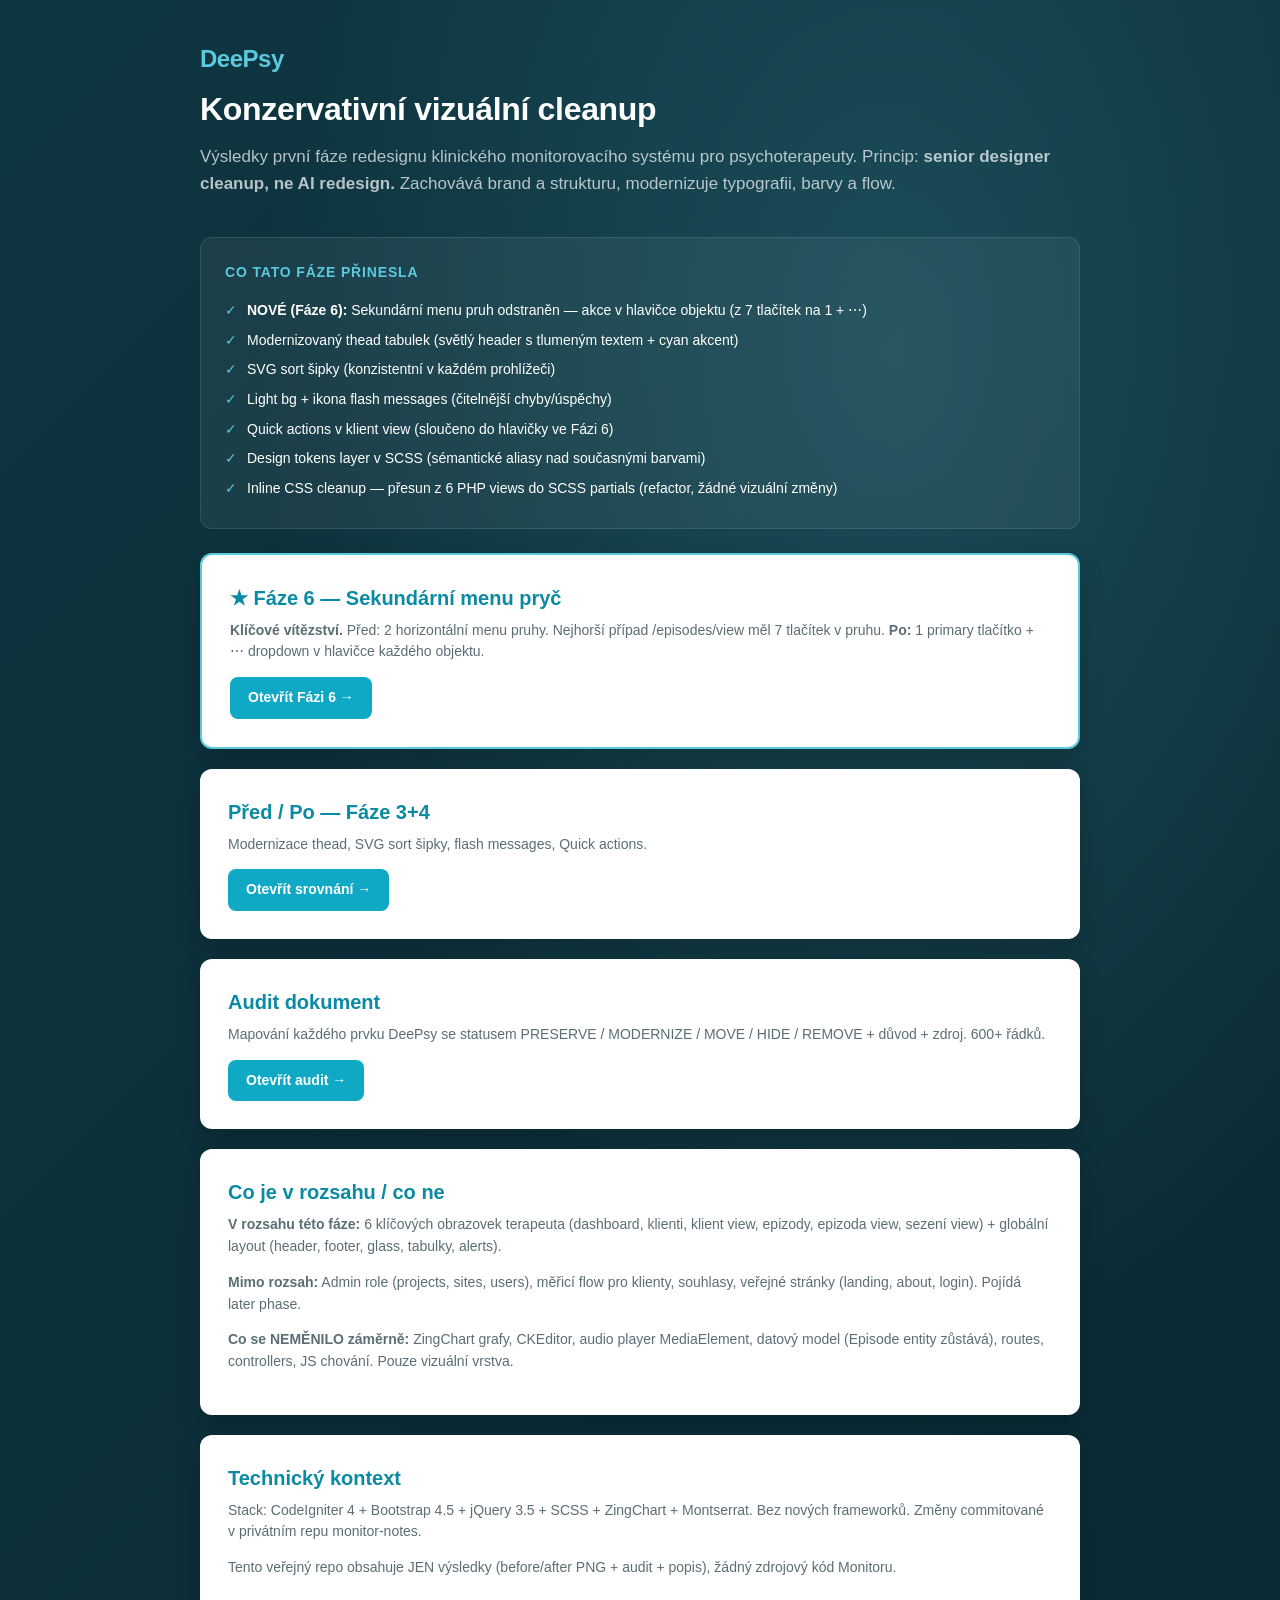
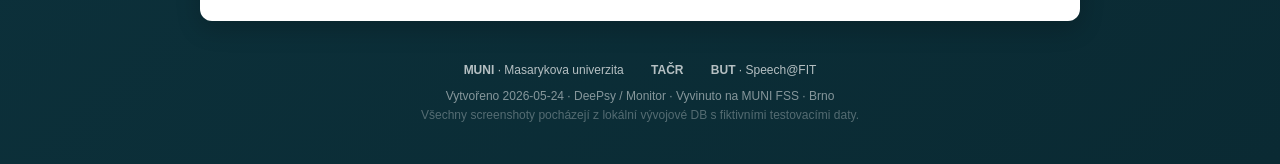
<file: index.html>
<!doctype html>
<html lang="cs">
<head>
<meta charset="utf-8">
<meta name="viewport" content="width=device-width, initial-scale=1">
<title>DeePsy redesign — výsledky konzervativního vizuálního cleanup</title>
<style>
* { box-sizing: border-box; margin: 0; padding: 0; }
body {
	font-family: -apple-system, BlinkMacSystemFont, 'Segoe UI', sans-serif;
	background:
		radial-gradient(ellipse at 70% 20%, rgba(91, 200, 221, 0.18) 0%, transparent 50%),
		linear-gradient(135deg, #0E3641 0%, #0A2A33 100%);
	min-height: 100vh;
	color: #fff;
	font-size: 15px;
	line-height: 1.55;
	padding: 40px 24px;
}
.container { max-width: 880px; margin: 0 auto; }
.brand {
	font-size: 24px;
	font-weight: 700;
	color: #5BC8DD;
	letter-spacing: -0.02em;
	margin-bottom: 8px;
}
h1 { font-size: 32px; margin-bottom: 8px; letter-spacing: -0.01em; }
.subtitle { color: rgba(255,255,255,0.7); margin-bottom: 40px; font-size: 17px; line-height: 1.6; }
.card {
	background: #fff;
	color: #2C2C2C;
	border-radius: 12px;
	padding: 28px;
	margin-bottom: 20px;
	box-shadow: 0 8px 24px rgba(0,0,0,0.2);
}
.card h2 { font-size: 20px; margin-bottom: 6px; color: #0A8AA3; }
.card .desc { color: #5B6E75; margin-bottom: 14px; font-size: 14px; }
.card a.cta {
	display: inline-block;
	padding: 10px 18px;
	background: #0FA9C6;
	color: #fff;
	border-radius: 8px;
	text-decoration: none;
	font-weight: 600;
	font-size: 14px;
	transition: background 0.15s;
}
.card a.cta:hover { background: #0A8AA3; }
.card a.secondary {
	display: inline-block;
	padding: 10px 18px;
	border: 1px solid #DDE6E8;
	color: #2C2C2C;
	border-radius: 8px;
	text-decoration: none;
	font-weight: 500;
	font-size: 14px;
	margin-left: 8px;
	transition: background 0.15s;
}
.card a.secondary:hover { background: #F7FAFB; }
.principles {
	background: rgba(255,255,255,0.06);
	border: 1px solid rgba(255,255,255,0.1);
	border-radius: 12px;
	padding: 24px;
	margin-bottom: 24px;
}
.principles h3 { font-size: 14px; text-transform: uppercase; letter-spacing: 0.06em; color: #5BC8DD; margin-bottom: 12px; }
.principles ul { list-style: none; }
.principles li { padding: 4px 0; font-size: 14px; }
.principles li::before { content: '✓'; margin-right: 10px; color: #5BC8DD; }
.footer { text-align: center; color: rgba(255,255,255,0.5); font-size: 12px; margin-top: 40px; }
.footer .brand-logos { margin-bottom: 8px; }
.footer .brand-logos span { margin: 0 12px; color: rgba(255,255,255,0.7); }
</style>
</head>
<body>

<div class="container">

	<div class="brand">DeePsy</div>
	<h1>Konzervativní vizuální cleanup</h1>
	<p class="subtitle">
		Výsledky první fáze redesignu klinického monitorovacího systému pro psychoterapeuty.
		Princip: <strong>senior designer cleanup, ne AI redesign.</strong> Zachovává brand a strukturu,
		modernizuje typografii, barvy a flow.
	</p>

	<div class="principles">
		<h3>Co tato fáze přinesla</h3>
		<ul>
			<li><strong>NOVÉ (Fáze 6):</strong> Sekundární menu pruh odstraněn — akce v hlavičce objektu (z 7 tlačítek na 1 + ⋯)</li>
			<li>Modernizovaný thead tabulek (světlý header s tlumeným textem + cyan akcent)</li>
			<li>SVG sort šipky (konzistentní v každém prohlížeči)</li>
			<li>Light bg + ikona flash messages (čitelnější chyby/úspěchy)</li>
			<li>Quick actions v klient view (sloučeno do hlavičky ve Fázi 6)</li>
			<li>Design tokens layer v SCSS (sémantické aliasy nad současnými barvami)</li>
			<li>Inline CSS cleanup — přesun z 6 PHP views do SCSS partials (refactor, žádné vizuální změny)</li>
		</ul>
	</div>

	<div class="card" style="border: 2px solid #5BC8DD;">
		<h2>★ Fáze 6 — Sekundární menu pryč</h2>
		<p class="desc"><strong>Klíčové vítězství.</strong> Před: 2 horizontální menu pruhy. Nejhorší případ /episodes/view měl 7 tlačítek v pruhu. <strong>Po:</strong> 1 primary tlačítko + ⋯ dropdown v hlavičce každého objektu.</p>
		<a href="phase6.html" class="cta">Otevřít Fázi 6 →</a>
	</div>

	<div class="card">
		<h2>Před / Po — Fáze 3+4</h2>
		<p class="desc">Modernizace thead, SVG sort šipky, flash messages, Quick actions.</p>
		<a href="before-after.html" class="cta">Otevřít srovnání →</a>
	</div>

	<div class="card">
		<h2>Audit dokument</h2>
		<p class="desc">Mapování každého prvku DeePsy se statusem PRESERVE / MODERNIZE / MOVE / HIDE / REMOVE
		+ důvod + zdroj. 600+ řádků.</p>
		<a href="AUDIT.md" class="cta">Otevřít audit →</a>
	</div>

	<div class="card">
		<h2>Co je v rozsahu / co ne</h2>
		<p class="desc">
			<strong>V rozsahu této fáze:</strong> 6 klíčových obrazovek terapeuta (dashboard, klienti, klient view,
			epizody, epizoda view, sezení view) + globální layout (header, footer, glass, tabulky, alerts).
		</p>
		<p class="desc">
			<strong>Mimo rozsah:</strong> Admin role (projects, sites, users), měřicí flow pro klienty,
			souhlasy, veřejné stránky (landing, about, login). Pojídá later phase.
		</p>
		<p class="desc">
			<strong>Co se NEMĚNILO záměrně:</strong> ZingChart grafy, CKEditor, audio player MediaElement,
			datový model (Episode entity zůstává), routes, controllers, JS chování. Pouze vizuální vrstva.
		</p>
	</div>

	<div class="card">
		<h2>Technický kontext</h2>
		<p class="desc">
			Stack: CodeIgniter 4 + Bootstrap 4.5 + jQuery 3.5 + SCSS + ZingChart + Montserrat.
			Bez nových frameworků. Změny commitované v privátním repu monitor-notes.
		</p>
		<p class="desc">
			Tento veřejný repo obsahuje JEN výsledky (before/after PNG + audit + popis), žádný
			zdrojový kód Monitoru.
		</p>
	</div>

	<div class="footer">
		<div class="brand-logos">
			<span><strong>MUNI</strong> · Masarykova univerzita</span>
			<span><strong>TAČR</strong></span>
			<span><strong>BUT</strong> · Speech@FIT</span>
		</div>
		Vytvořeno 2026-05-24 · DeePsy / Monitor · Vyvinuto na MUNI FSS · Brno<br>
		<span style="opacity: 0.6">Všechny screenshoty pocházejí z lokální vývojové DB s fiktivními testovacími daty.</span>
	</div>

</div>

</body>
</html>
</file>
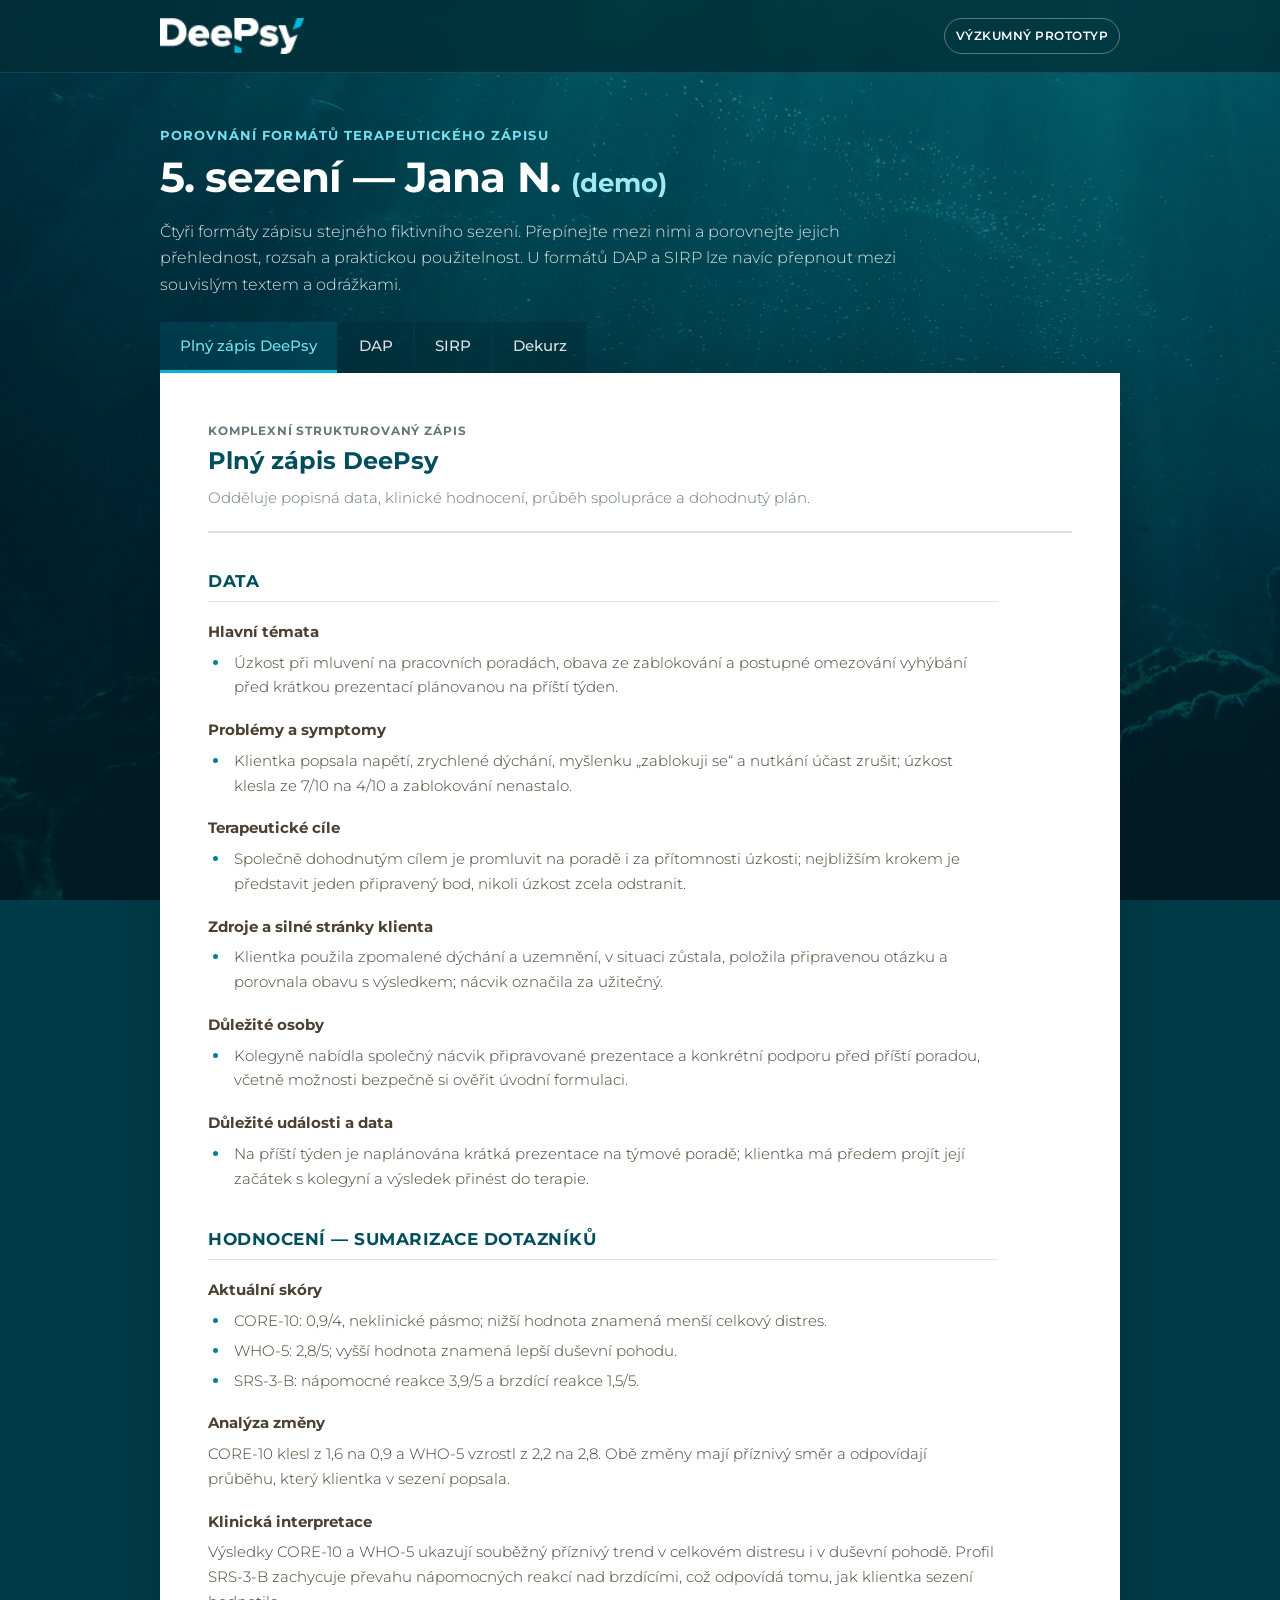
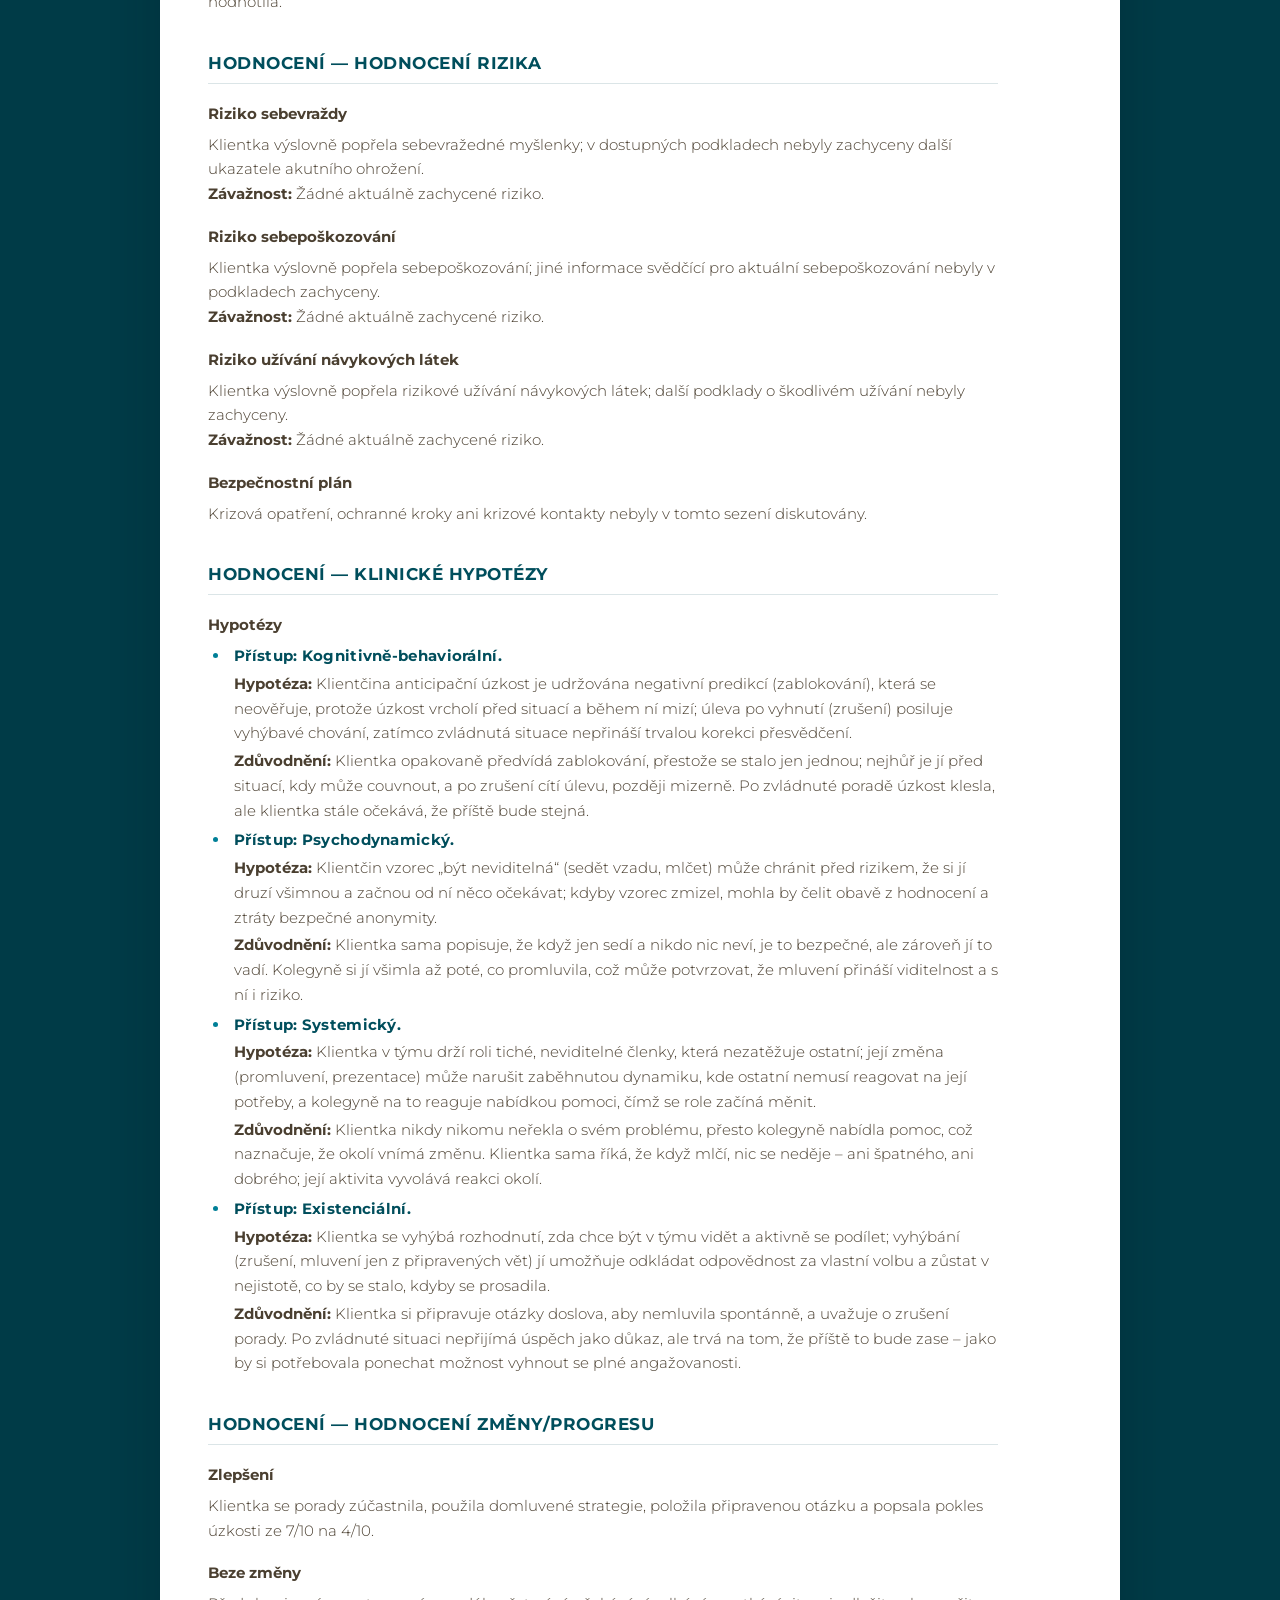
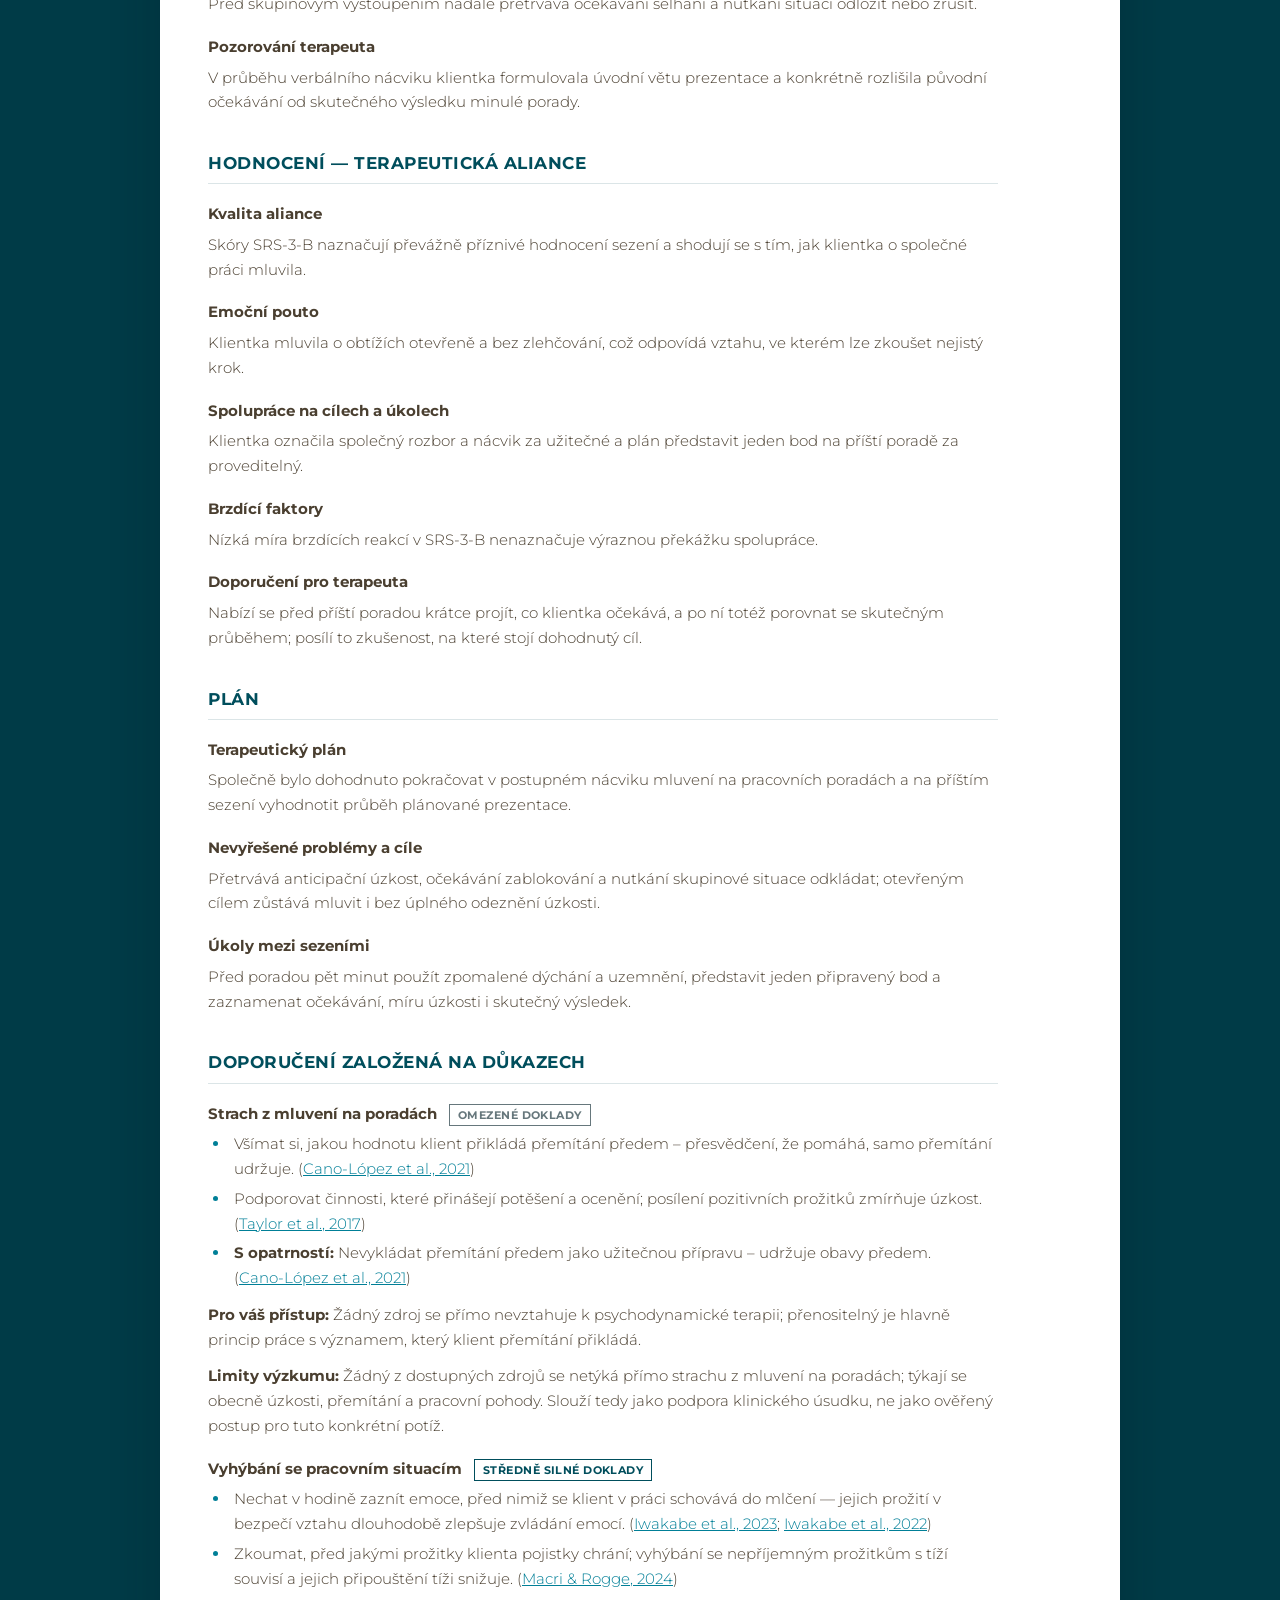
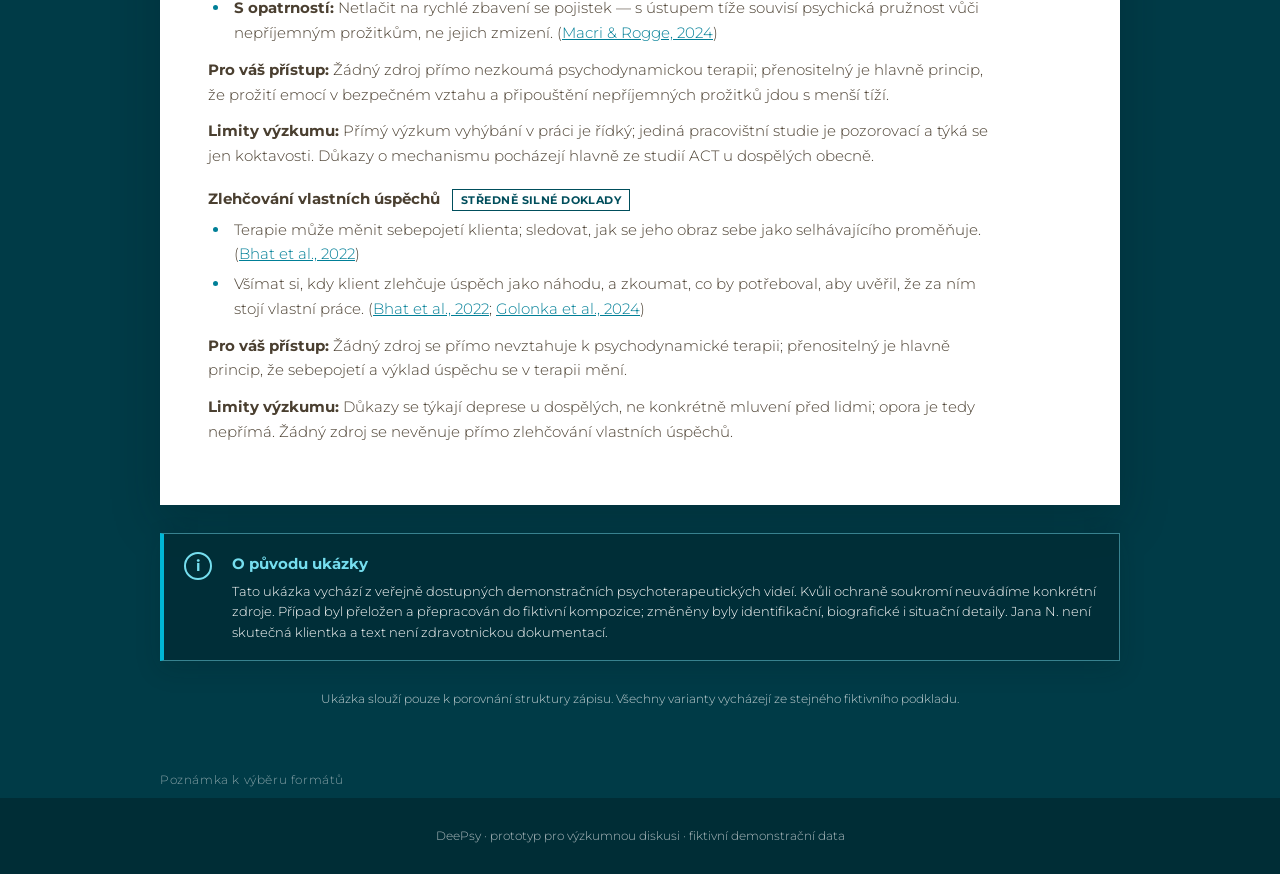
<file: note-formats/index.html>
<!DOCTYPE html>
<html lang="cs">
<head>
	<meta charset="utf-8">
	<meta name="viewport" content="width=device-width, initial-scale=1">
	<meta name="robots" content="noindex, nofollow, noarchive">
	<meta name="description" content="Výzkumný prototyp porovnávající čtyři formáty terapeutického zápisu na jednom fiktivním případu; DAP a SIRP jsou k dispozici v souvislém textu i v odrážkách, s doporučeními založenými na důkazech.">
	<meta name="theme-color" content="#004e5c">
	<title>Ukázka formátů terapeutického zápisu — DeePsy</title>
	<link rel="icon" type="image/png" href="assets/favicon-32x32.png">
	<link rel="stylesheet" href="styles.css">
	<script src="app.js" defer></script>
</head>
<body>
	<div class="page-background" aria-hidden="true"></div>

	<header class="topbar">
		<div class="shell topbar__inner">
			<img class="brand-logo" src="assets/deepsy-logo.png" width="120" height="30" alt="DeePsy">
			<span class="prototype-badge">Výzkumný prototyp</span>
		</div>
	</header>

	<main class="shell" id="main-content">
		<section class="intro" aria-labelledby="page-title">
			<p class="eyebrow">Porovnání formátů terapeutického zápisu</p>
			<h1 id="page-title">5. sezení — Jana N. <span>(demo)</span></h1>
			<p class="intro__lead">Čtyři formáty zápisu stejného fiktivního sezení. Přepínejte mezi nimi a porovnejte jejich přehlednost, rozsah a praktickou použitelnost. U formátů DAP a SIRP lze navíc přepnout mezi souvislým textem a odrážkami.</p>
		</section>

		<div class="format-tabs" role="tablist" aria-label="Formáty terapeutického zápisu">
			<button class="format-tab is-active" id="tab-deepsy" type="button" role="tab" aria-selected="true" aria-controls="panel-deepsy" tabindex="0" data-format="deepsy">
				<span>Plný zápis DeePsy</span>
			</button>
			<button class="format-tab" id="tab-dap" type="button" role="tab" aria-selected="false" aria-controls="panel-dap" tabindex="-1" data-format="dap">
				<span>DAP</span>
			</button>
			<button class="format-tab" id="tab-sirp" type="button" role="tab" aria-selected="false" aria-controls="panel-sirp" tabindex="-1" data-format="sirp">
				<span>SIRP</span>
			</button>
			<button class="format-tab" id="tab-dekurz" type="button" role="tab" aria-selected="false" aria-controls="panel-dekurz" tabindex="-1" data-format="dekurz">
				<span>Dekurz</span>
			</button>
		</div>

		<section class="note-card">
			<article class="format-panel" id="panel-deepsy" role="tabpanel" aria-labelledby="tab-deepsy" tabindex="0" data-panel="deepsy">
				<header class="format-heading">
					<div>
						<p class="format-heading__type">Komplexní strukturovaný zápis</p>
						<h2>Plný zápis DeePsy</h2>
						<p>Odděluje popisná data, klinické hodnocení, průběh spolupráce a dohodnutý plán.</p>
					</div>
				</header>

				<div class="note-body" data-note-body="deepsy">
					<section class="note-section">
						<h3>Data</h3>
						<h4>Hlavní témata</h4>
						<ul>
							<li>Úzkost při mluvení na pracovních poradách, obava ze zablokování a postupné omezování vyhýbání před krátkou prezentací plánovanou na příští týden.</li>
						</ul>
						<h4>Problémy a symptomy</h4>
						<ul>
							<li>Klientka popsala napětí, zrychlené dýchání, myšlenku „zablokuji se“ a nutkání účast zrušit; úzkost klesla ze 7/10 na 4/10 a zablokování nenastalo.</li>
						</ul>
						<h4>Terapeutické cíle</h4>
						<ul>
							<li>Společně dohodnutým cílem je promluvit na poradě i za přítomnosti úzkosti; nejbližším krokem je představit jeden připravený bod, nikoli úzkost zcela odstranit.</li>
						</ul>
						<h4>Zdroje a silné stránky klienta</h4>
						<ul>
							<li>Klientka použila zpomalené dýchání a uzemnění, v situaci zůstala, položila připravenou otázku a porovnala obavu s výsledkem; nácvik označila za užitečný.</li>
						</ul>
						<h4>Důležité osoby</h4>
						<ul>
							<li>Kolegyně nabídla společný nácvik připravované prezentace a konkrétní podporu před příští poradou, včetně možnosti bezpečně si ověřit úvodní formulaci.</li>
						</ul>
						<h4>Důležité události a data</h4>
						<ul>
							<li>Na příští týden je naplánována krátká prezentace na týmové poradě; klientka má předem projít její začátek s kolegyní a výsledek přinést do terapie.</li>
						</ul>
					</section>

					<section class="note-section">
						<h3>Hodnocení — sumarizace dotazníků</h3>
						<h4>Aktuální skóry</h4>
						<ul>
							<li>CORE-10: 0,9/4, neklinické pásmo; nižší hodnota znamená menší celkový distres.</li>
							<li>WHO-5: 2,8/5; vyšší hodnota znamená lepší duševní pohodu.</li>
							<li>SRS-3-B: nápomocné reakce 3,9/5 a brzdící reakce 1,5/5.</li>
						</ul>
						<h4>Analýza změny</h4>
						<p>CORE-10 klesl z 1,6 na 0,9 a WHO-5 vzrostl z 2,2 na 2,8. Obě změny mají příznivý směr a odpovídají průběhu, který klientka v sezení popsala.</p>
						<h4>Klinická interpretace</h4>
						<p>Výsledky CORE-10 a WHO-5 ukazují souběžný příznivý trend v celkovém distresu i v duševní pohodě. Profil SRS-3-B zachycuje převahu nápomocných reakcí nad brzdícími, což odpovídá tomu, jak klientka sezení hodnotila.</p>
					</section>

					<section class="note-section">
						<h3>Hodnocení — hodnocení rizika</h3>
						<h4>Riziko sebevraždy</h4>
						<p>Klientka výslovně popřela sebevražedné myšlenky; v dostupných podkladech nebyly zachyceny další ukazatele akutního ohrožení.<br><strong>Závažnost:</strong> Žádné aktuálně zachycené riziko.</p>
						<h4>Riziko sebepoškozování</h4>
						<p>Klientka výslovně popřela sebepoškozování; jiné informace svědčící pro aktuální sebepoškozování nebyly v podkladech zachyceny.<br><strong>Závažnost:</strong> Žádné aktuálně zachycené riziko.</p>
						<h4>Riziko užívání návykových látek</h4>
						<p>Klientka výslovně popřela rizikové užívání návykových látek; další podklady o škodlivém užívání nebyly zachyceny.<br><strong>Závažnost:</strong> Žádné aktuálně zachycené riziko.</p>
						<h4>Bezpečnostní plán</h4>
						<p>Krizová opatření, ochranné kroky ani krizové kontakty nebyly v tomto sezení diskutovány.</p>
					</section>

					<section class="note-section">
						<h3>Hodnocení — klinické hypotézy</h3>
						<h4>Hypotézy</h4>
						<ul>
							<li>
								<span class="hypothesis-line hypothesis-line--approach"><strong>Přístup:</strong> Kognitivně-behaviorální.</span>
								<span class="hypothesis-line"><strong>Hypotéza:</strong> Klientčina anticipační úzkost je udržována negativní predikcí (zablokování), která se neověřuje, protože úzkost vrcholí před situací a během ní mizí; úleva po vyhnutí (zrušení) posiluje vyhýbavé chování, zatímco zvládnutá situace nepřináší trvalou korekci přesvědčení.</span>
								<span class="hypothesis-line"><strong>Zdůvodnění:</strong> Klientka opakovaně předvídá zablokování, přestože se stalo jen jednou; nejhůř je jí před situací, kdy může couvnout, a po zrušení cítí úlevu, později mizerně. Po zvládnuté poradě úzkost klesla, ale klientka stále očekává, že příště bude stejná.</span>
							</li>
							<li>
								<span class="hypothesis-line hypothesis-line--approach"><strong>Přístup:</strong> Psychodynamický.</span>
								<span class="hypothesis-line"><strong>Hypotéza:</strong> Klientčin vzorec „být neviditelná“ (sedět vzadu, mlčet) může chránit před rizikem, že si jí druzí všimnou a začnou od ní něco očekávat; kdyby vzorec zmizel, mohla by čelit obavě z hodnocení a ztráty bezpečné anonymity.</span>
								<span class="hypothesis-line"><strong>Zdůvodnění:</strong> Klientka sama popisuje, že když jen sedí a nikdo nic neví, je to bezpečné, ale zároveň jí to vadí. Kolegyně si jí všimla až poté, co promluvila, což může potvrzovat, že mluvení přináší viditelnost a s ní i riziko.</span>
							</li>
							<li>
								<span class="hypothesis-line hypothesis-line--approach"><strong>Přístup:</strong> Systemický.</span>
								<span class="hypothesis-line"><strong>Hypotéza:</strong> Klientka v týmu drží roli tiché, neviditelné členky, která nezatěžuje ostatní; její změna (promluvení, prezentace) může narušit zaběhnutou dynamiku, kde ostatní nemusí reagovat na její potřeby, a kolegyně na to reaguje nabídkou pomoci, čímž se role začíná měnit.</span>
								<span class="hypothesis-line"><strong>Zdůvodnění:</strong> Klientka nikdy nikomu neřekla o svém problému, přesto kolegyně nabídla pomoc, což naznačuje, že okolí vnímá změnu. Klientka sama říká, že když mlčí, nic se neděje – ani špatného, ani dobrého; její aktivita vyvolává reakci okolí.</span>
							</li>
							<li>
								<span class="hypothesis-line hypothesis-line--approach"><strong>Přístup:</strong> Existenciální.</span>
								<span class="hypothesis-line"><strong>Hypotéza:</strong> Klientka se vyhýbá rozhodnutí, zda chce být v týmu vidět a aktivně se podílet; vyhýbání (zrušení, mluvení jen z připravených vět) jí umožňuje odkládat odpovědnost za vlastní volbu a zůstat v nejistotě, co by se stalo, kdyby se prosadila.</span>
								<span class="hypothesis-line"><strong>Zdůvodnění:</strong> Klientka si připravuje otázky doslova, aby nemluvila spontánně, a uvažuje o zrušení porady. Po zvládnuté situaci nepřijímá úspěch jako důkaz, ale trvá na tom, že příště to bude zase – jako by si potřebovala ponechat možnost vyhnout se plné angažovanosti.</span>
							</li>
						</ul>
					</section>

					<section class="note-section">
						<h3>Hodnocení — hodnocení změny/progresu</h3>
						<h4>Zlepšení</h4>
						<p>Klientka se porady zúčastnila, použila domluvené strategie, položila připravenou otázku a popsala pokles úzkosti ze 7/10 na 4/10.</p>
						<h4>Beze změny</h4>
						<p>Před skupinovým vystoupením nadále přetrvává očekávání selhání a nutkání situaci odložit nebo zrušit.</p>
						<h4>Pozorování terapeuta</h4>
						<p>V průběhu verbálního nácviku klientka formulovala úvodní větu prezentace a konkrétně rozlišila původní očekávání od skutečného výsledku minulé porady.</p>
					</section>

					<section class="note-section">
						<h3>Hodnocení — terapeutická aliance</h3>
						<h4>Kvalita aliance</h4>
						<p>Skóry SRS-3-B naznačují převážně příznivé hodnocení sezení a shodují se s tím, jak klientka o společné práci mluvila.</p>
						<h4>Emoční pouto</h4>
						<p>Klientka mluvila o obtížích otevřeně a bez zlehčování, což odpovídá vztahu, ve kterém lze zkoušet nejistý krok.</p>
						<h4>Spolupráce na cílech a úkolech</h4>
						<p>Klientka označila společný rozbor a nácvik za užitečné a plán představit jeden bod na příští poradě za proveditelný.</p>
						<h4>Brzdící faktory</h4>
						<p>Nízká míra brzdících reakcí v SRS-3-B nenaznačuje výraznou překážku spolupráce.</p>
						<h4>Doporučení pro terapeuta</h4>
						<p>Nabízí se před příští poradou krátce projít, co klientka očekává, a po ní totéž porovnat se skutečným průběhem; posílí to zkušenost, na které stojí dohodnutý cíl.</p>
					</section>

					<section class="note-section">
						<h3>Plán</h3>
						<h4>Terapeutický plán</h4>
						<p>Společně bylo dohodnuto pokračovat v postupném nácviku mluvení na pracovních poradách a na příštím sezení vyhodnotit průběh plánované prezentace.</p>
						<h4>Nevyřešené problémy a cíle</h4>
						<p>Přetrvává anticipační úzkost, očekávání zablokování a nutkání skupinové situace odkládat; otevřeným cílem zůstává mluvit i bez úplného odeznění úzkosti.</p>
						<h4>Úkoly mezi sezeními</h4>
						<p>Před poradou pět minut použít zpomalené dýchání a uzemnění, představit jeden připravený bod a zaznamenat očekávání, míru úzkosti i skutečný výsledek.</p>
					</section>
				</div>
			</article>

			<article class="format-panel" id="panel-dap" role="tabpanel" aria-labelledby="tab-dap" tabindex="0" data-panel="dap" hidden>
				<header class="format-heading">
					<div>
						<p class="format-heading__type">Tříčástový klinický zápis</p>
						<h2>DAP</h2>
						<p>Zkratka DAP označuje Data, Assessment (hodnocení) a Plan (plán); formát spojuje průběh sezení, klinické zhodnocení a další postup. Obě podoby níže obsahují stejná fakta a liší se pouze formou.</p>
					</div>
				</header>

				<div class="variant-switch" data-variant-switch="dap" role="group" aria-label="Podoba zápisu DAP">
					<span class="variant-switch__label">Podoba zápisu</span>
					<button type="button" data-variant="prose" aria-pressed="true">Souvislý text</button>
					<button type="button" data-variant="bullets" aria-pressed="false">Odrážky</button>
				</div>

				<div class="note-body" data-note-body="dap" data-body-variant="prose">
					<section class="note-section">
						<h3>Data</h3>
						<p>Klientka, 34 let, při pátém individuálním sezení popsala úzkost spojenou s mluvením na pracovních poradách. Před poslední poradou zaznamenala napětí, zrychlené dýchání, myšlenku „zablokuji se“ a nutkání účast zrušit. Přesto na poradu přišla. Před vstupem použila zpomalené dýchání a uzemnění, během jednání zůstala v místnosti a položila jednu předem připravenou otázku. Intenzitu úzkosti hodnotila před situací jako 7/10 a po jejím zvládnutí jako 4/10; obávané zablokování nenastalo.</p>
						<p>V sezení klientka s terapeutem zmapovala souvislost mezi očekáváním selhání, tělesnou reakcí a nutkáním vyhnout se situaci. Porovnali obávaný a skutečný průběh porady a nacvičili úvodní větu krátké prezentace, která ji čeká na týmové poradě v příštím týdnu. Kolegyně nabídla, že s ní prezentaci předem projde. Klientka označila společný rozbor a nácvik za užitečné a další krok za proveditelný. Jejím cílem zůstává mluvit při pracovních setkáních i za přítomnosti úzkosti a postupně omezovat vyhýbání skupinovým situacím.</p>
					</section>
					<section class="note-section">
						<h3>Hodnocení</h3>
						<p>Anticipační představa selhání může zesilovat tělesnou úzkost a podporovat vyhýbání. Zkušenost z dokončené porady naopak ukazuje, že klientka dokáže použít připravené strategie, zůstat v náročné situaci a aktivně promluvit i bez úplného odeznění úzkosti. Pokles úzkosti v průběhu situace a rozdíl mezi obávaným a skutečným výsledkem představují podklad pro další postupné vystavování podobným situacím.</p>
						<p>CORE-10 klesl z 1,6 na 0,9 a WHO-5 vzrostl z 2,2 na 2,8; oba ukazatele se změnily příznivým směrem. SRS-3-B zachytil nápomocné reakce 3,9/5 a brzdící reakce 1,5/5, bez výrazného signálu potíží ve spolupráci. Klientka výslovně popřela sebevražedné myšlenky, sebepoškozování a rizikové užívání návykových látek. Známky akutního ohrožení nebyly zachyceny.</p>
					</section>
					<section class="note-section">
						<h3>Plán</h3>
						<p>Před příští poradou klientka pět minut použije zpomalené dýchání a uzemnění. Na poradě představí jeden předem připravený bod. Před situací zapíše očekávaný průběh a míru úzkosti, po poradě skutečný výsledek; záznam společně projdou na příštím sezení. Doporučení k další službě ani krizový plán nebyly domluveny.</p>
					</section>
				</div>

				<div class="note-body" data-note-body="dap-bullets" data-body-variant="bullets" hidden>
					<section class="note-section">
						<h3>Data</h3>
						<ul>
							<li>Klientka, 34 let, páté individuální sezení; tématem je úzkost spojená s mluvením na pracovních poradách.</li>
							<li>Před poslední poradou popsala napětí, zrychlené dýchání, myšlenku „zablokuji se“ a nutkání účast zrušit; přesto přišla, před vstupem použila zpomalené dýchání a uzemnění, zůstala v místnosti a položila jednu předem připravenou otázku.</li>
							<li>Intenzitu úzkosti hodnotila před situací jako 7/10 a po jejím zvládnutí jako 4/10; obávané zablokování nenastalo.</li>
							<li>V sezení zmapována souvislost mezi očekáváním selhání, tělesnou reakcí a vyhýbáním, porovnán obávaný a skutečný průběh porady a nacvičena úvodní věta krátké prezentace na týmovou poradu v příštím týdnu.</li>
							<li>Kolegyně nabídla, že prezentaci předem projde; rozbor i nácvik označila klientka za užitečné a jejím cílem zůstává mluvit i za přítomnosti úzkosti a omezovat vyhýbání skupinovým situacím.</li>
						</ul>
					</section>
					<section class="note-section">
						<h3>Hodnocení</h3>
						<ul>
							<li>Anticipační představa selhání může zesilovat tělesnou úzkost a podporovat vyhýbání skupinovým situacím.</li>
							<li>Dokončená porada naopak ukazuje, že klientka dokáže použít připravené strategie a promluvit i bez úplného odeznění úzkosti.</li>
							<li>Pokles úzkosti v průběhu situace a rozdíl mezi obávaným a skutečným výsledkem tvoří podklad pro další postupné vystavování.</li>
							<li>CORE-10 klesl z 1,6 na 0,9 a WHO-5 vzrostl z 2,2 na 2,8; oba ukazatele se změnily příznivým směrem.</li>
							<li>SRS-3-B zachytil nápomocné reakce 3,9/5 a brzdící reakce 1,5/5, bez výrazného signálu potíží ve spolupráci.</li>
							<li>Klientka výslovně popřela sebevražedné myšlenky, sebepoškozování i rizikové užívání návykových látek; známky akutního ohrožení nebyly zachyceny.</li>
						</ul>
					</section>
					<section class="note-section">
						<h3>Plán</h3>
						<ul>
							<li>Před příští poradou pět minut zpomalené dýchání a uzemnění.</li>
							<li>Na poradě představit jeden předem připravený bod.</li>
							<li>Před situací zapsat očekávaný průběh a míru úzkosti, po poradě skutečný výsledek.</li>
							<li>Záznam společně projít na příštím sezení.</li>
							<li>Doporučení k další službě ani krizový plán nebyly domluveny.</li>
						</ul>
					</section>
				</div>
			</article>

			<article class="format-panel" id="panel-sirp" role="tabpanel" aria-labelledby="tab-sirp" tabindex="0" data-panel="sirp" hidden>
				<header class="format-heading">
					<div>
						<p class="format-heading__type">Zápis zaměřený na situaci a odezvu</p>
						<h2>SIRP</h2>
						<p>Zkratka SIRP označuje Situation (situace), Intervention (intervence), Response (reakce) a Plan (plán); na začátku stojí situace tak, jak ji podává klient, a zápis pak sleduje práci v sezení, odezvu klientky a další postup. Obě podoby níže obsahují stejná fakta a liší se pouze formou.</p>
					</div>
				</header>

				<div class="variant-switch" data-variant-switch="sirp" role="group" aria-label="Podoba zápisu SIRP">
					<span class="variant-switch__label">Podoba zápisu</span>
					<button type="button" data-variant="prose" aria-pressed="true">Souvislý text</button>
					<button type="button" data-variant="bullets" aria-pressed="false">Odrážky</button>
				</div>

				<div class="note-body" data-note-body="sirp" data-body-variant="prose">
					<section class="note-section">
						<h3>Situace</h3>
						<p>Klientka, 34 let, přišla na páté individuální sezení s tématem, které sama označila za nejtíživější: mluvení na pracovních poradách. Popsala, že před poslední poradou cítila napětí, zrychlilo se jí dýchání a vracela se myšlenka „zablokuji se“; zvažovala, že účast zruší. Na poradu nakonec přišla, před vstupem pět minut zpomaleně dýchala a použila uzemnění. Během jednání zůstala v místnosti a položila jednu předem připravenou otázku. Intenzitu úzkosti hodnotila před situací jako 7/10 a po jejím zvládnutí jako 4/10; obávané zablokování nenastalo. Sama dodala, že ji překvapilo, jak se očekávání rozešlo se skutečným průběhem. V příštím týdnu ji čeká krátká prezentace na týmové poradě a kolegyně jí nabídla, že s ní její začátek předem projde.</p>
					</section>
					<section class="note-section">
						<h3>Intervence</h3>
						<p>Terapeut s klientkou zmapoval posloupnost spouštěče, očekávání „zablokuji se“, tělesného napětí, zrychleného dýchání a nutkání účast zrušit. Společně porovnali obávaný a skutečný průběh poslední porady a pojmenovali kroky, které klientce pomohly v situaci zůstat. Následoval nácvik úvodní věty připravované prezentace. Zpomalené dýchání a uzemnění byly potvrzeny jako krátká příprava před poradou a do přípravy byla zahrnuta i nabídka kolegyně.</p>
					</section>
					<section class="note-section">
						<h3>Reakce</h3>
						<p>Klientka rozpoznala rozdíl mezi původním očekáváním a skutečným výsledkem a formulovala úvodní větu nahlas. Nácvik označila za užitečný a navržený krok za proveditelný.</p>
						<p>CORE-10 klesl z 1,6 na 0,9 a WHO-5 vzrostl z 2,2 na 2,8; oba výsledky se posunuly příznivým směrem. SRS-3-B zachytil nápomocné reakce 3,9/5 a brzdící reakce 1,5/5, tedy bez výrazného signálu obtíží ve spolupráci. Klientka výslovně popřela sebevražedné myšlenky, sebepoškozování a rizikové užívání návykových látek. Známky akutního ohrožení nebyly zachyceny.</p>
					</section>
					<section class="note-section">
						<h3>Plán</h3>
						<p>Před příští poradou klientka pět minut použije zpomalené dýchání a uzemnění. Na poradě představí jeden předem připravený bod. Před situací zapíše očekávaný průběh a míru úzkosti, po poradě skutečný výsledek; záznam společně projdou na příštím sezení. Doporučení k další službě ani krizový plán nebyly domluveny.</p>
					</section>
				</div>

				<div class="note-body" data-note-body="sirp-bullets" data-body-variant="bullets" hidden>
					<section class="note-section">
						<h3>Situace</h3>
						<ul>
							<li>Klientka, 34 let, páté individuální sezení; jako nejtíživější téma sama označila mluvení na pracovních poradách.</li>
							<li>Před poslední poradou cítila napětí a zrychlené dýchání, vracela se jí myšlenka „zablokuji se“ a zvažovala, že účast zruší.</li>
							<li>Na poradu přesto přišla: před vstupem pět minut zpomaleně dýchala a použila uzemnění, během jednání zůstala v místnosti a položila jednu předem připravenou otázku.</li>
							<li>Úzkost hodnotila před situací jako 7/10 a po jejím zvládnutí jako 4/10; obávané zablokování nenastalo a sama dodala, že ji překvapilo, jak se očekávání rozešlo se skutečným průběhem.</li>
							<li>V příštím týdnu ji čeká krátká prezentace na týmové poradě; kolegyně nabídla, že s ní její začátek předem projde.</li>
						</ul>
					</section>
					<section class="note-section">
						<h3>Intervence</h3>
						<ul>
							<li>Terapeut s klientkou zmapoval posloupnost spouštěče, očekávání „zablokuji se“, tělesného napětí, zrychleného dýchání a nutkání účast zrušit.</li>
							<li>Společně porovnali obávaný a skutečný průběh poslední porady a pojmenovali kroky, které klientce pomohly v situaci zůstat.</li>
							<li>Následoval nácvik úvodní věty připravované prezentace.</li>
							<li>Zpomalené dýchání a uzemnění byly potvrzeny jako krátká příprava před poradou; do přípravy byla zahrnuta i nabídka kolegyně.</li>
						</ul>
					</section>
					<section class="note-section">
						<h3>Reakce</h3>
						<ul>
							<li>Klientka rozpoznala rozdíl mezi původním očekáváním a skutečným výsledkem a formulovala úvodní větu nahlas.</li>
							<li>Nácvik označila za užitečný a navržený krok za proveditelný.</li>
							<li>CORE-10 klesl z 1,6 na 0,9 a WHO-5 vzrostl z 2,2 na 2,8; oba výsledky se posunuly příznivým směrem.</li>
							<li>SRS-3-B zachytil nápomocné reakce 3,9/5 a brzdící reakce 1,5/5, tedy bez výrazného signálu obtíží ve spolupráci.</li>
							<li>Klientka výslovně popřela sebevražedné myšlenky, sebepoškozování i rizikové užívání návykových látek; známky akutního ohrožení nebyly zachyceny.</li>
						</ul>
					</section>
					<section class="note-section">
						<h3>Plán</h3>
						<ul>
							<li>Před příští poradou pět minut zpomalené dýchání a uzemnění.</li>
							<li>Na poradě představit jeden předem připravený bod.</li>
							<li>Před situací zapsat očekávaný průběh a míru úzkosti, po poradě skutečný výsledek.</li>
							<li>Záznam společně projít na příštím sezení.</li>
							<li>Doporučení k další službě ani krizový plán nebyly domluveny.</li>
						</ul>
					</section>
				</div>
			</article>

			<article class="format-panel" id="panel-dekurz" role="tabpanel" aria-labelledby="tab-dekurz" tabindex="0" data-panel="dekurz" hidden>
				<header class="format-heading">
					<div>
						<p class="format-heading__type">Stručný ambulantní záznam</p>
						<h2>Dekurz</h2>
						<p>Spojuje průběh, pracovní závěr a domluvený postup do jednoho souvislého textu; veřejná hlavička používá bezpečné demo ID namísto přímých identifikátorů.</p>
					</div>
				</header>

				<dl class="dekurz-meta">
					<div><dt>Pacientka</dt><dd>Jana N. (demo)</dd></div>
					<div><dt>ID případu</dt><dd>DEMO-005</dd></div>
					<div><dt>Datum a čas</dt><dd>ukázkový údaj</dd></div>
					<div><dt>Typ kontaktu</dt><dd>individuální psychoterapie</dd></div>
					<div><dt>Pořadí</dt><dd>5. sezení</dd></div>
					<div><dt>Diagnóza</dt><dd>pro ukázku nestanovena</dd></div>
					<div><dt>Poskytovatel</dt><dd>demo pracoviště</dd></div>
				</dl>
				<p class="dekurz-privacy">Rodné číslo ani jiné přímé identifikátory se ve veřejné ukázce nezobrazují.</p>

				<div class="note-body note-body--narrative" data-note-body="dekurz">
					<p>Klientka, 34 let, v individuální psychoterapii popsala anticipační úzkost před pracovní poradou s napětím, zrychleným dýcháním, obavou ze zablokování a tendencí účast zrušit. Použila zpomalené dýchání a uzemnění, na poradě zůstala a položila připravenou otázku; intenzita úzkosti poklesla ze 7/10 na 4/10. CORE-10 se změnil z 1,6 na 0,9 a WHO-5 z 2,2 na 2,8, tedy příznivým směrem. Sebevražedné myšlenky, sebepoškozování a rizikové užívání návykových látek klientka výslovně popřela, známky akutního ohrožení nebyly zachyceny. V sezení byl zmapován vztah mezi očekáváním selhání, tělesnou reakcí a vyhýbáním, ověřeny důkazy pro obávaný výsledek a nacvičen začátek krátké prezentace. Klientka označila plán za proveditelný. Do příštího sezení použije před poradou pět minut zpomalené dýchání a uzemnění, představí jeden připravený bod a zapíše očekávání, míru úzkosti a skutečný výsledek. Záznam bude společně vyhodnocen příště. Další služba ani krizový plán nebyly domluveny.</p>
				</div>
			</article>

			<section class="note-section evidence" id="evidence" data-evidence-for="deepsy">
				<h3>Doporučení založená na důkazech</h3>
				<div class="evidence__problem">
					<h4>Strach z mluvení na poradách <span class="evidence__level evidence__level--limited" tabindex="0">Omezené doklady<span class="evidence__scale" role="tooltip"><span><strong>Síla dokladů</strong></span><span><strong>Silné doklady</strong> – shoduje se víc kvalitních studií, včetně souhrnných přehledů</span><span><strong>Středně silné doklady</strong> – aspoň jedna kontrolovaná studie, kterou potvrzuje další</span><span><strong>Rodící se doklady</strong> – několik menších studií, zatím málo ověřené</span><span aria-current="true"><strong>Omezené doklady</strong> – hlavně pozorovací studie, kazuistiky nebo názory odborníků</span><span><strong>Nedostatečné doklady</strong> – studií je málo nebo si odporují</span></span></span></h4>
					<ul>
						<li>Všímat si, jakou hodnotu klient přikládá přemítání předem – přesvědčení, že pomáhá, samo přemítání udržuje. <span class="evidence__cite">(<a href="https://doi.org/10.1007/s10608-021-10260-2" rel="noopener noreferrer" referrerpolicy="no-referrer">Cano-López et al., 2021</a>)</span></li>
						<li>Podporovat činnosti, které přinášejí potěšení a ocenění; posílení pozitivních prožitků zmírňuje úzkost. <span class="evidence__cite">(<a href="https://doi.org/10.1002/da.22593" rel="noopener noreferrer" referrerpolicy="no-referrer">Taylor et al., 2017</a>)</span></li>
						<li><strong>S opatrností:</strong> Nevykládat přemítání předem jako užitečnou přípravu – udržuje obavy předem. <span class="evidence__cite">(<a href="https://doi.org/10.1007/s10608-021-10260-2" rel="noopener noreferrer" referrerpolicy="no-referrer">Cano-López et al., 2021</a>)</span></li>
					</ul>
					<p class="evidence__note"><strong>Pro váš přístup:</strong> Žádný zdroj se přímo nevztahuje k psychodynamické terapii; přenositelný je hlavně princip práce s významem, který klient přemítání přikládá.</p>
					<p class="evidence__limits"><strong>Limity výzkumu:</strong> Žádný z dostupných zdrojů se netýká přímo strachu z mluvení na poradách; týkají se obecně úzkosti, přemítání a pracovní pohody. Slouží tedy jako podpora klinického úsudku, ne jako ověřený postup pro tuto konkrétní potíž.</p>
				</div>
				<div class="evidence__problem">
					<h4>Vyhýbání se pracovním situacím <span class="evidence__level evidence__level--moderate" tabindex="0">Středně silné doklady<span class="evidence__scale" role="tooltip"><span><strong>Síla dokladů</strong></span><span><strong>Silné doklady</strong> – shoduje se víc kvalitních studií, včetně souhrnných přehledů</span><span aria-current="true"><strong>Středně silné doklady</strong> – aspoň jedna kontrolovaná studie, kterou potvrzuje další</span><span><strong>Rodící se doklady</strong> – několik menších studií, zatím málo ověřené</span><span><strong>Omezené doklady</strong> – hlavně pozorovací studie, kazuistiky nebo názory odborníků</span><span><strong>Nedostatečné doklady</strong> – studií je málo nebo si odporují</span></span></span></h4>
					<ul>
						<li>Nechat v hodině zaznít emoce, před nimiž se klient v práci schovává do mlčení — jejich prožití v bezpečí vztahu dlouhodobě zlepšuje zvládání emocí. <span class="evidence__cite">(<a href="https://doi.org/10.1080/10503307.2023.2183155" rel="noopener noreferrer" referrerpolicy="no-referrer">Iwakabe et al., 2023</a>; <a href="https://doi.org/10.1037/pst0000441" rel="noopener noreferrer" referrerpolicy="no-referrer">Iwakabe et al., 2022</a>)</span></li>
						<li>Zkoumat, před jakými prožitky klienta pojistky chrání; vyhýbání se nepříjemným prožitkům s tíží souvisí a jejich připouštění tíži snižuje. <span class="evidence__cite">(<a href="https://doi.org/10.1016/j.cpr.2024.102432" rel="noopener noreferrer" referrerpolicy="no-referrer">Macri &amp; Rogge, 2024</a>)</span></li>
						<li><strong>S opatrností:</strong> Netlačit na rychlé zbavení se pojistek — s ústupem tíže souvisí psychická pružnost vůči nepříjemným prožitkům, ne jejich zmizení. <span class="evidence__cite">(<a href="https://doi.org/10.1016/j.cpr.2024.102432" rel="noopener noreferrer" referrerpolicy="no-referrer">Macri &amp; Rogge, 2024</a>)</span></li>
					</ul>
					<p class="evidence__note"><strong>Pro váš přístup:</strong> Žádný zdroj přímo nezkoumá psychodynamickou terapii; přenositelný je hlavně princip, že prožití emocí v bezpečném vztahu a připouštění nepříjemných prožitků jdou s menší tíží.</p>
					<p class="evidence__limits"><strong>Limity výzkumu:</strong> Přímý výzkum vyhýbání v práci je řídký; jediná pracovištní studie je pozorovací a týká se jen koktavosti. Důkazy o mechanismu pocházejí hlavně ze studií ACT u dospělých obecně.</p>
				</div>
				<div class="evidence__problem">
					<h4>Zlehčování vlastních úspěchů <span class="evidence__level evidence__level--moderate" tabindex="0">Středně silné doklady<span class="evidence__scale" role="tooltip"><span><strong>Síla dokladů</strong></span><span><strong>Silné doklady</strong> – shoduje se víc kvalitních studií, včetně souhrnných přehledů</span><span aria-current="true"><strong>Středně silné doklady</strong> – aspoň jedna kontrolovaná studie, kterou potvrzuje další</span><span><strong>Rodící se doklady</strong> – několik menších studií, zatím málo ověřené</span><span><strong>Omezené doklady</strong> – hlavně pozorovací studie, kazuistiky nebo názory odborníků</span><span><strong>Nedostatečné doklady</strong> – studií je málo nebo si odporují</span></span></span></h4>
					<ul>
						<li>Terapie může měnit sebepojetí klienta; sledovat, jak se jeho obraz sebe jako selhávajícího proměňuje. <span class="evidence__cite">(<a href="https://doi.org/10.3386/w30011" rel="noopener noreferrer" referrerpolicy="no-referrer">Bhat et al., 2022</a>)</span></li>
						<li>Všímat si, kdy klient zlehčuje úspěch jako náhodu, a zkoumat, co by potřeboval, aby uvěřil, že za ním stojí vlastní práce. <span class="evidence__cite">(<a href="https://doi.org/10.3386/w30011" rel="noopener noreferrer" referrerpolicy="no-referrer">Bhat et al., 2022</a>; <a href="https://doi.org/10.12740/PP/OnlineFirst/161676" rel="noopener noreferrer" referrerpolicy="no-referrer">Golonka et al., 2024</a>)</span></li>
					</ul>
					<p class="evidence__note"><strong>Pro váš přístup:</strong> Žádný zdroj se přímo nevztahuje k psychodynamické terapii; přenositelný je hlavně princip, že sebepojetí a výklad úspěchu se v terapii mění.</p>
					<p class="evidence__limits"><strong>Limity výzkumu:</strong> Důkazy se týkají deprese u dospělých, ne konkrétně mluvení před lidmi; opora je tedy nepřímá. Žádný zdroj se nevěnuje přímo zlehčování vlastních úspěchů.</p>
				</div>
			</section>

			<section class="note-section evidence evidence--brief" id="evidence-brief" data-evidence-for="dap sirp" hidden>
				<h3>Doporučení založená na důkazech</h3>
				<ul>
					<li><strong>Vyhýbání se pracovním situacím:</strong> Nechat v hodině zaznít emoce, před nimiž se klient v práci schovává do mlčení — jejich prožití v bezpečí vztahu dlouhodobě zlepšuje zvládání emocí. <span class="evidence__cite">(<a href="https://doi.org/10.1080/10503307.2023.2183155" rel="noopener noreferrer" referrerpolicy="no-referrer">Iwakabe et al., 2023</a>; <a href="https://doi.org/10.1037/pst0000441" rel="noopener noreferrer" referrerpolicy="no-referrer">Iwakabe et al., 2022</a>)</span></li>
					<li><strong>Zlehčování vlastních úspěchů:</strong> Terapie může měnit sebepojetí klienta; sledovat, jak se jeho obraz sebe jako selhávajícího proměňuje. <span class="evidence__cite">(<a href="https://doi.org/10.3386/w30011" rel="noopener noreferrer" referrerpolicy="no-referrer">Bhat et al., 2022</a>)</span></li>
					<li><strong>Strach z mluvení na poradách:</strong> Všímat si, jakou hodnotu klient přikládá přemítání předem – přesvědčení, že pomáhá, samo přemítání udržuje. <span class="evidence__cite">(<a href="https://doi.org/10.1007/s10608-021-10260-2" rel="noopener noreferrer" referrerpolicy="no-referrer">Cano-López et al., 2021</a>)</span></li>
				</ul>
			</section>
		</section>

		<aside class="source-notice source-notice--footer" aria-labelledby="source-title">
			<div class="source-notice__icon" aria-hidden="true">i</div>
			<div>
				<h2 id="source-title">O původu ukázky</h2>
				<p>Tato ukázka vychází z veřejně dostupných demonstračních psychoterapeutických videí. Kvůli ochraně soukromí neuvádíme konkrétní zdroje. Případ byl přeložen a přepracován do fiktivní kompozice; změněny byly identifikační, biografické i situační detaily. Jana N. není skutečná klientka a text není zdravotnickou dokumentací.</p>
			</div>
		</aside>

		<p class="closing-note">Ukázka slouží pouze k porovnání struktury zápisu. Všechny varianty vycházejí ze stejného fiktivního podkladu.</p>

		<details class="format-rationale">
			<summary>Poznámka k výběru formátů</summary>
			<div>
				<p>Zápisy s koncovkou <strong>-IRP</strong> (BIRP, GIRP, PIRP, SIRP) se od sebe liší jen prvním písmenem, tedy tím, o co se zápis kotví; Intervence, Reakce a Plán jsou u všech čtyř totožné. Rodina vznikla v americké komunitní péči a v prostředí Medicaid managed care, kde bylo nutné doložit, že proběhla účtovatelná intervence a jakou měla odezvu. Není to členění odvozené z psychoterapeutické teorie a údaje o jeho rozšířenosti v recenzované podobě neexistují. SOAP a DAP jsou z celé rodiny jediné dva formáty, které může znát i český terapeut.</p>
				<p>Z té rodiny je v ukázce <strong>SIRP</strong> a chybí GIRP a BIRP. Důvod je praktický: jako jediný stojí na tom, co má DeePsy z přepisu skutečně k dispozici.</p>
				<ul>
					<li><strong>GIRP</strong> začíná cílem z léčebného plánu, nikoli cílem sezení. DeePsy léčebný plán nevede, takže by tuto kolonku musel vyplnit domněnkou, nebo ji nechat prázdnou. Nejbližší náhradou by byly otevřené body z přehledu epizody a z plánu předchozího zápisu.</li>
					<li><strong>BIRP</strong> začíná pozorovaným chováním včetně neverbálního projevu. Z textového přepisu je dostupné pouze chování referované klientkou a chování verbální; odvozovat z textu mimiku, oční kontakt nebo tón hlasu je v promptech výslovně zakázáno.</li>
					<li><strong>SIRP</strong> začíná situací tak, jak ji podává sám klient. To je přesně to, co přepis obsahuje.</li>
				</ul>
				<p>Ukázka se tak liší ve třech věcech, ke kterým má smysl sbírat zpětnou vazbu: rozsahem (plný zápis oproti dekurzu), formou (souvislý text oproti odrážkám u DAP a SIRP) a tím, čím je zápis kotvený (data oproti situaci).</p>
			</div>
		</details>
	</main>

	<footer class="site-footer">
		<div class="shell">DeePsy · prototyp pro výzkumnou diskusi · fiktivní demonstrační data</div>
	</footer>
</body>
</html>
</file>
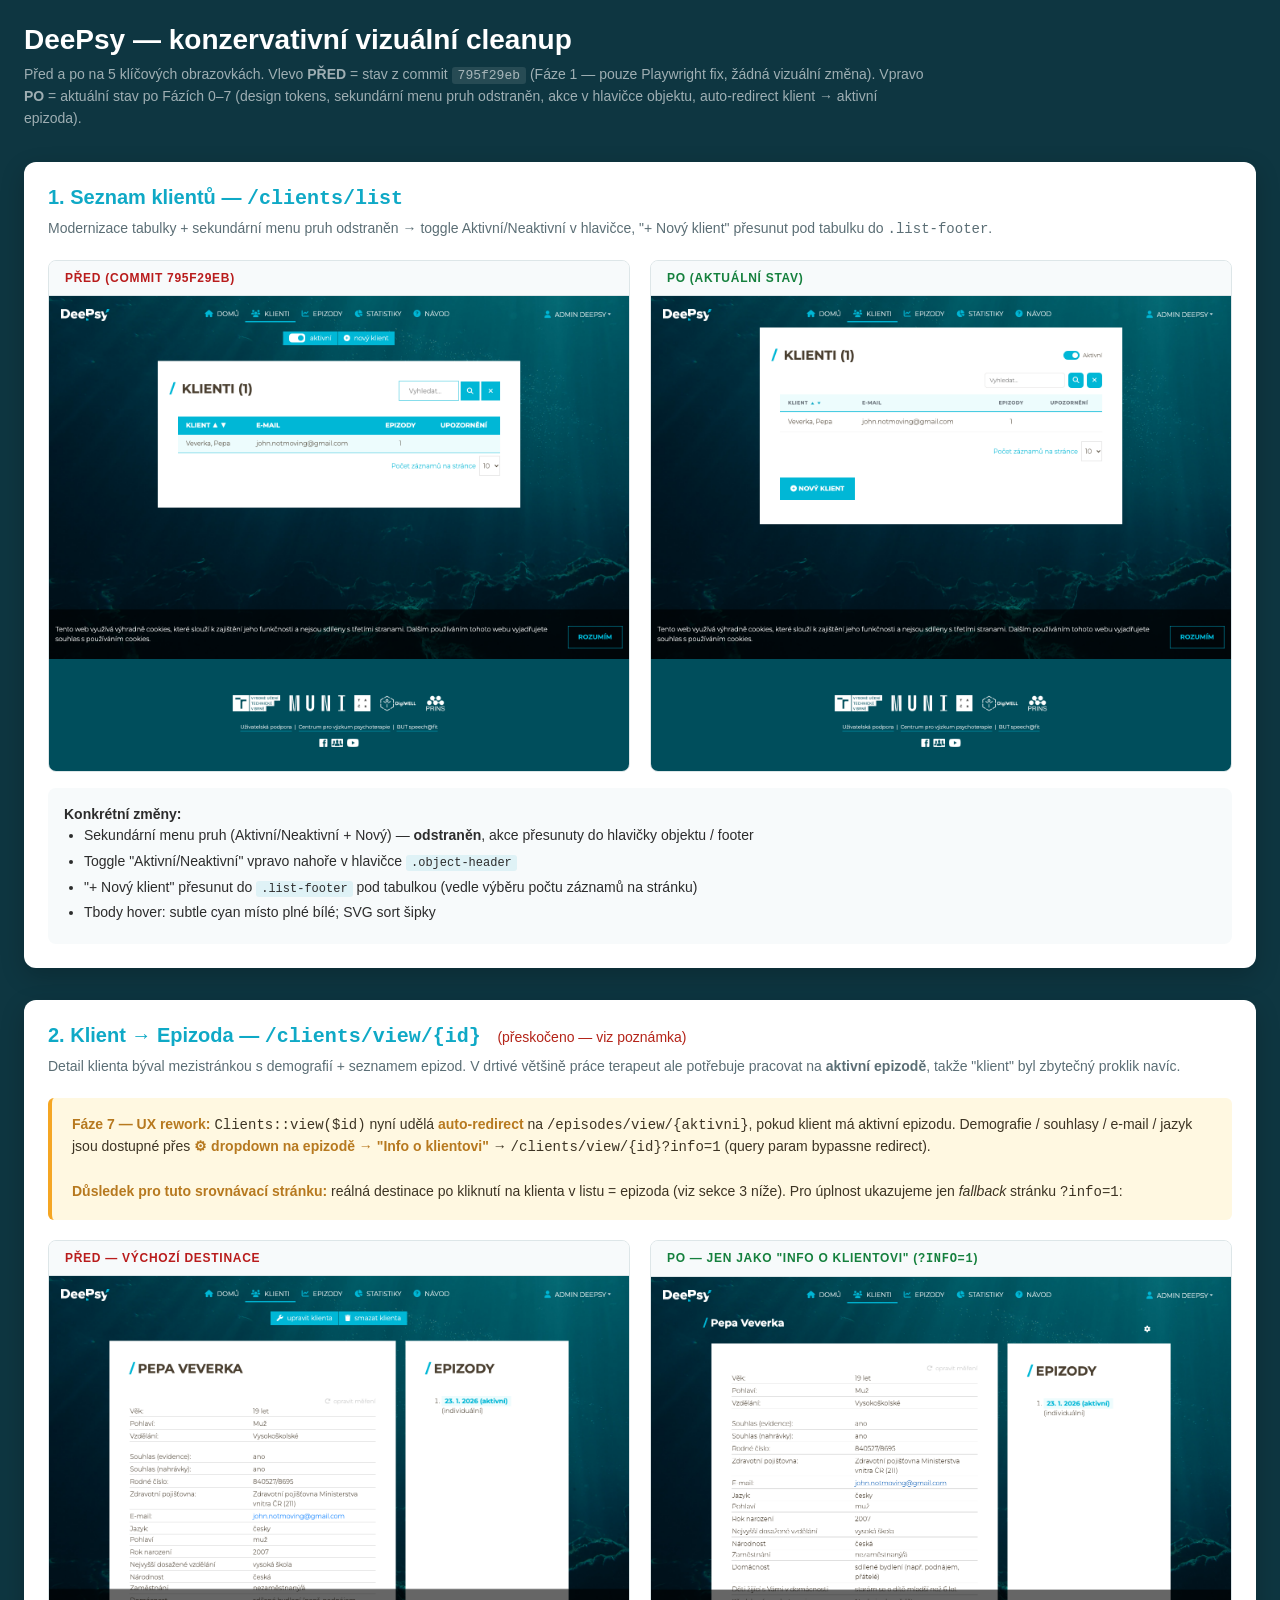
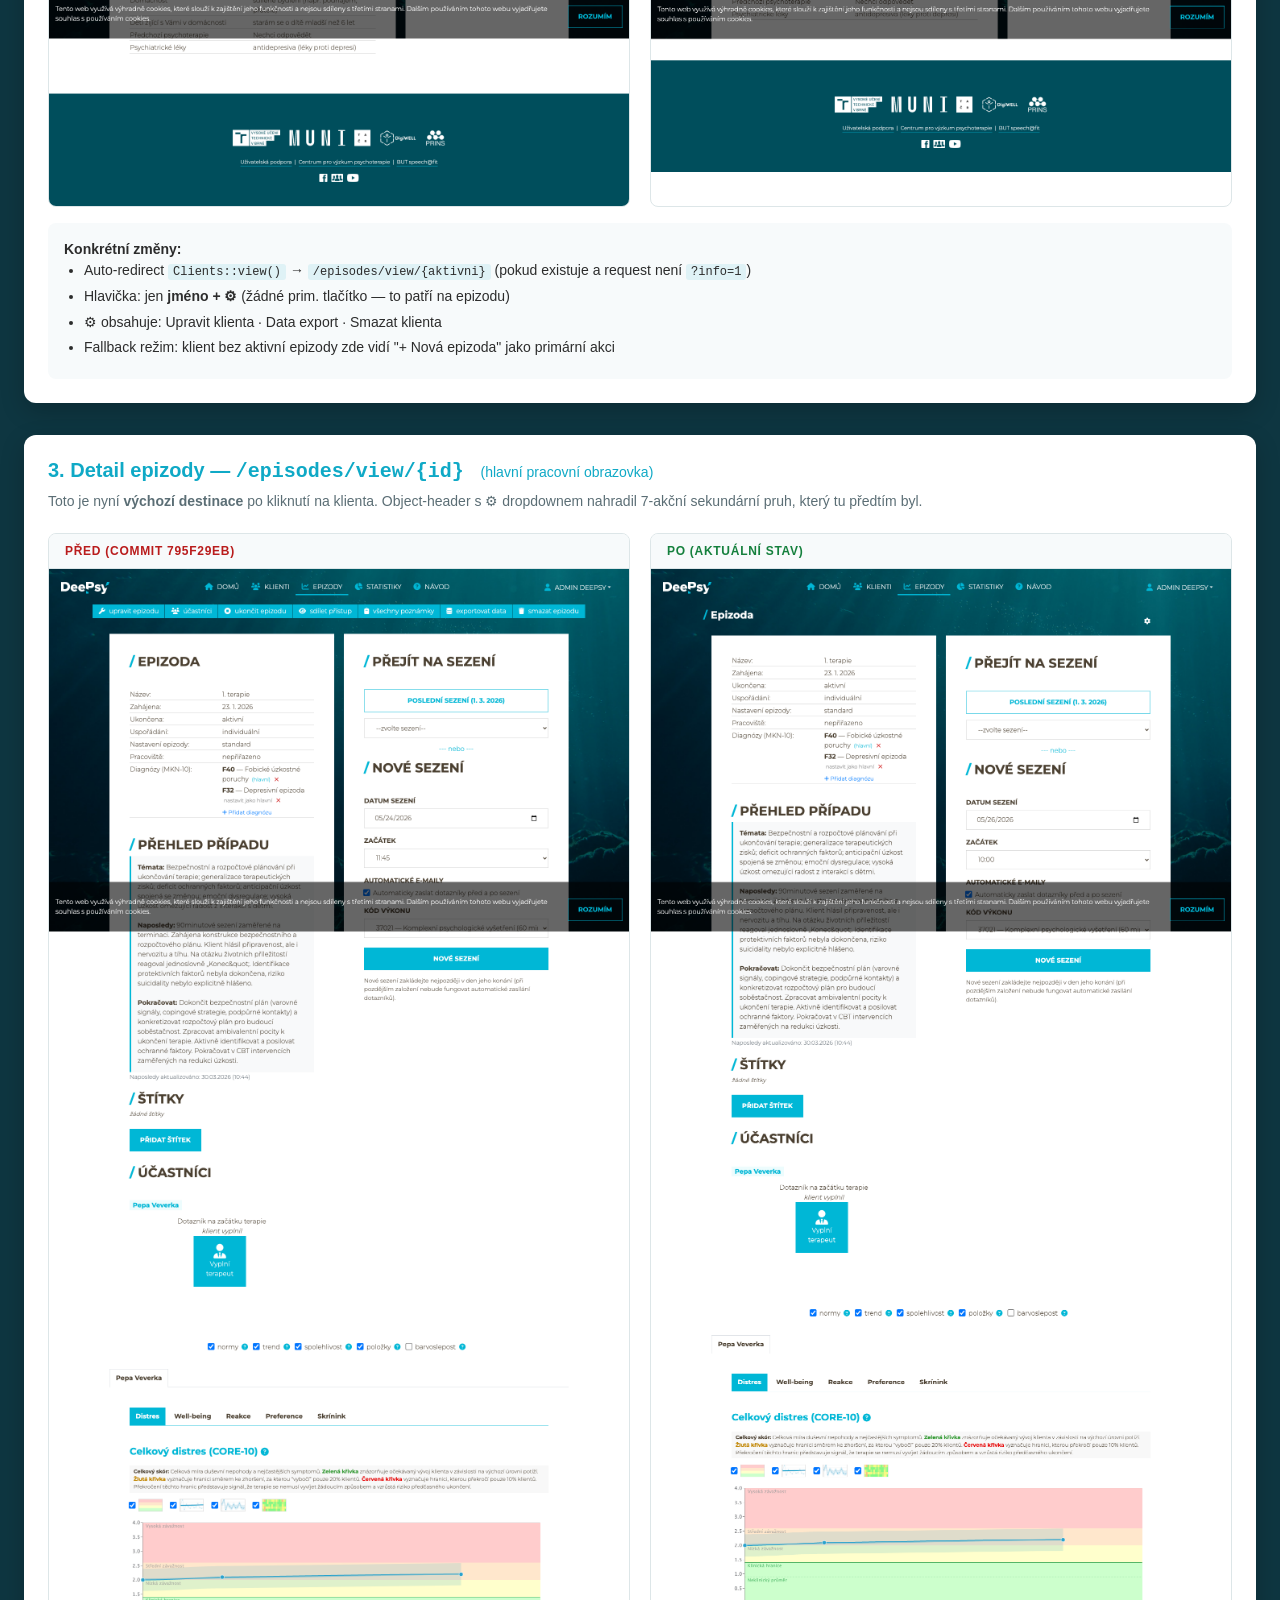
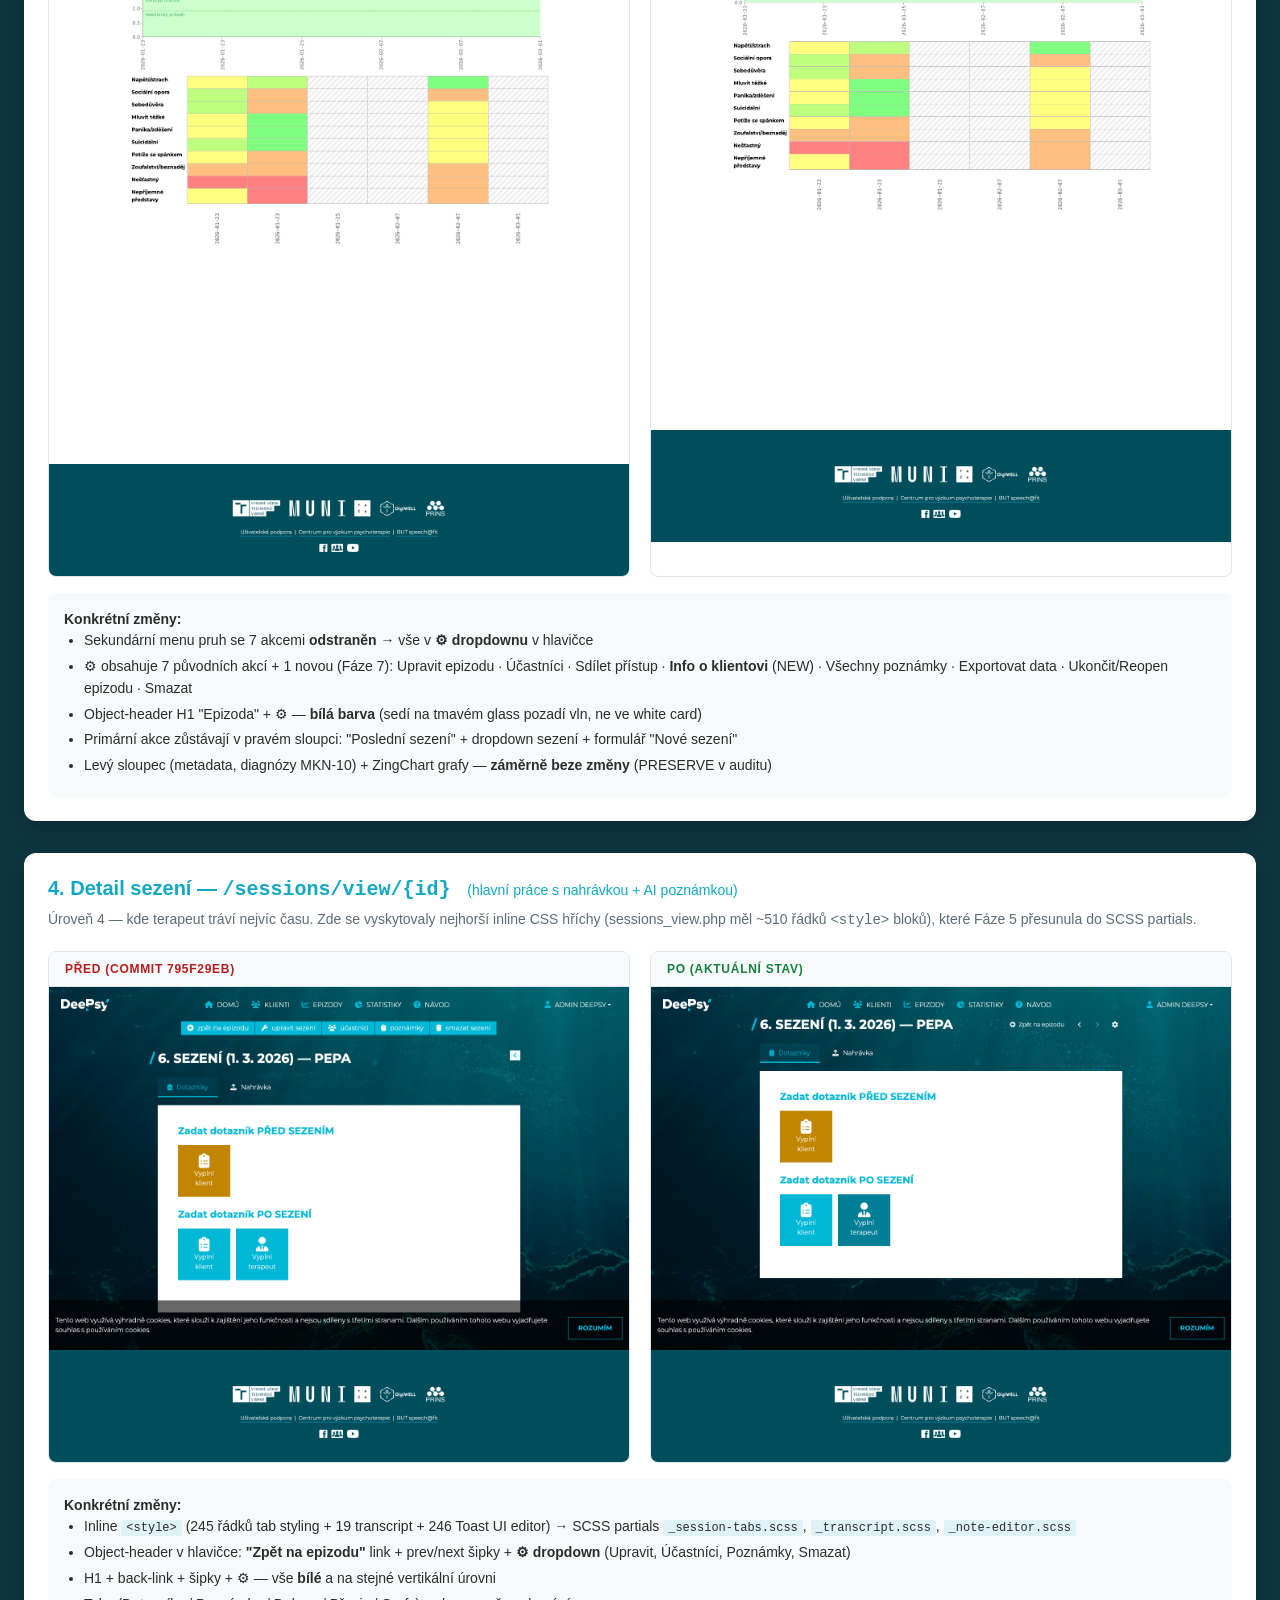
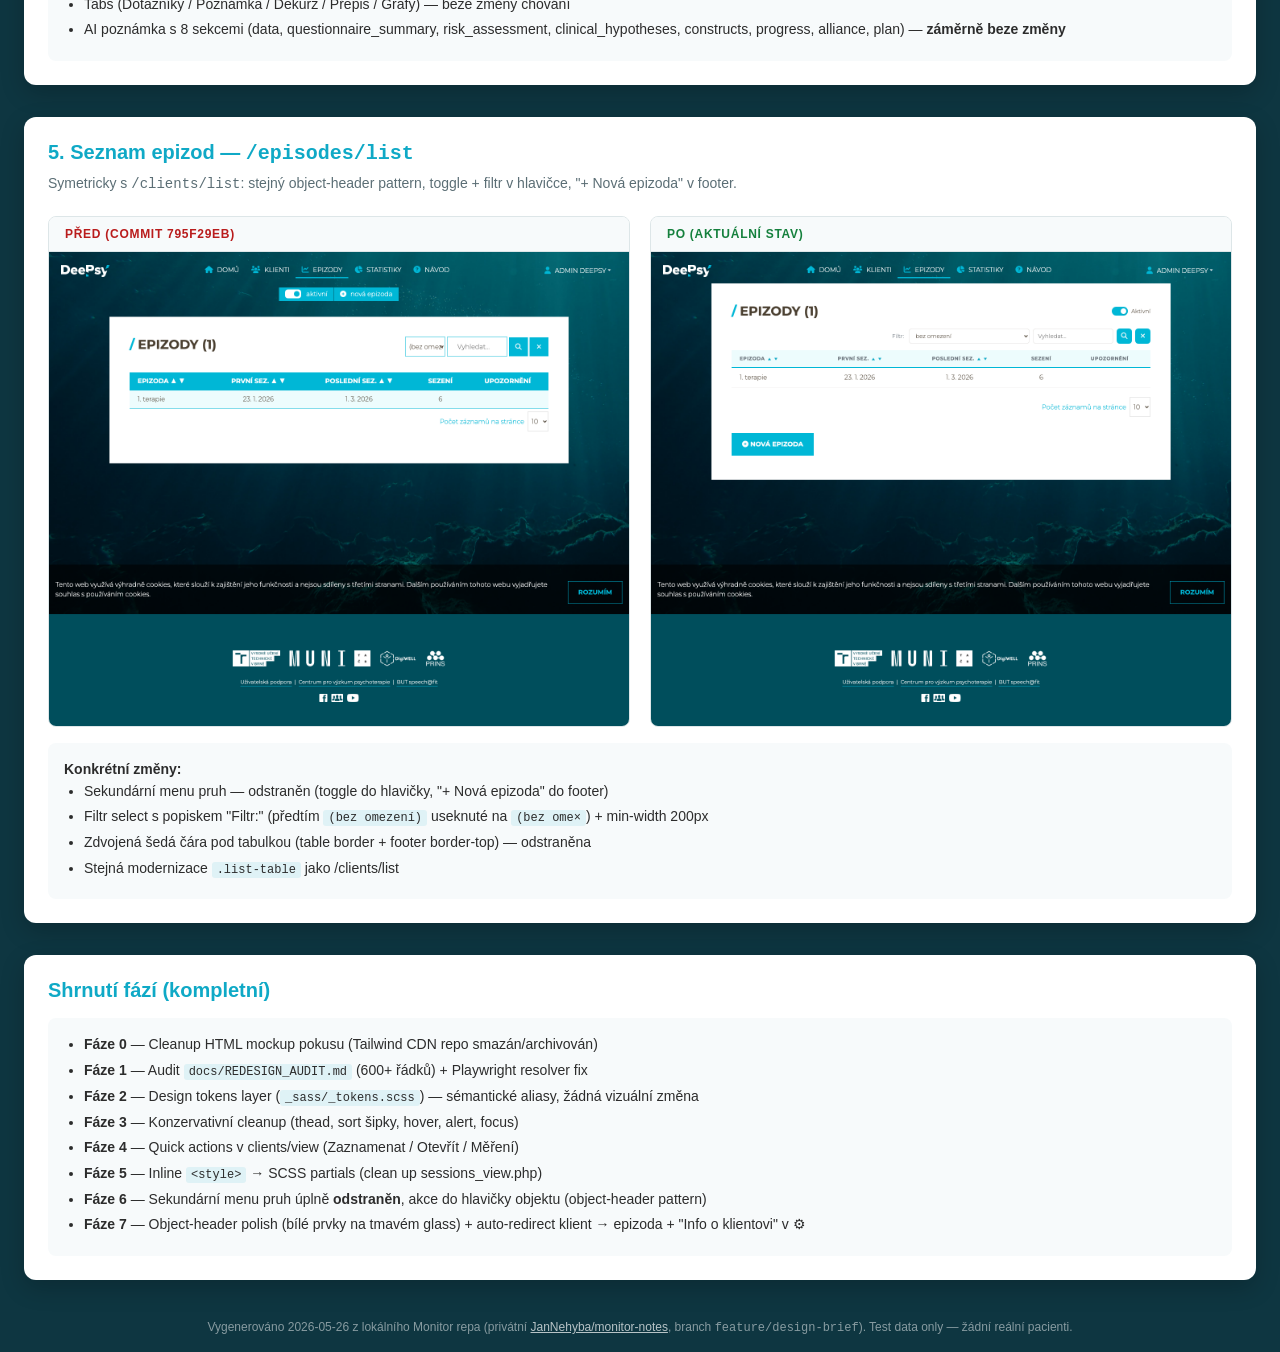
<file: before-after.html>
<!doctype html>
<html lang="cs">
<head>
<meta charset="utf-8">
<title>DeePsy redesign — před / po (Fáze 0–7)</title>
<style>
* { box-sizing: border-box; margin: 0; padding: 0; }
body { font-family: -apple-system, sans-serif; background: #0E3641; color: #fff; padding: 24px; }
h1 { font-size: 28px; margin-bottom: 8px; }
.subtitle { color: rgba(255,255,255,0.6); margin-bottom: 32px; font-size: 14px; max-width: 900px; line-height: 1.55; }
.subtitle code { background: rgba(255,255,255,0.1); padding: 1px 6px; border-radius: 3px; font-family: ui-monospace, SF Mono, Menlo, monospace; font-size: 13px; }
.compare {
	background: #fff;
	color: #2C2C2C;
	border-radius: 12px;
	padding: 24px;
	margin-bottom: 32px;
	box-shadow: 0 8px 24px rgba(0,0,0,0.2);
}
.compare h2 { font-size: 20px; margin-bottom: 8px; color: #0FA9C6; }
.compare .desc { color: #5B6E75; margin-bottom: 20px; font-size: 14px; line-height: 1.55; }
.cols { display: grid; grid-template-columns: 1fr 1fr; gap: 20px; }
.col { border: 1px solid #DDE6E8; border-radius: 8px; overflow: hidden; }
.col-header {
	background: #F7FAFB;
	padding: 10px 16px;
	font-size: 12px;
	text-transform: uppercase;
	letter-spacing: 0.06em;
	font-weight: 700;
	border-bottom: 1px solid #DDE6E8;
}
.col-header.before { color: #B91C1C; }
.col-header.after { color: #15803D; }
img { display: block; width: 100%; height: auto; }
.changes { background: #F7FAFB; padding: 16px; border-radius: 8px; margin-top: 16px; font-size: 14px; line-height: 1.55; }
.changes ul { padding-left: 20px; }
.changes li { margin-bottom: 4px; }
.changes code { background: rgba(15,169,198,0.1); padding: 1px 5px; border-radius: 3px; font-family: ui-monospace, SF Mono, Menlo, monospace; font-size: 12px; }
.note {
	background: #FFF8E1;
	border-left: 4px solid #F5A623;
	padding: 16px 20px;
	border-radius: 6px;
	margin: 20px 0;
	font-size: 14px;
	line-height: 1.55;
	color: #3D3424;
}
.note strong { color: #B7791F; }
.skip-banner {
	background: #FEF3F2;
	color: #B42318;
	padding: 10px 16px;
	font-size: 13px;
	font-weight: 600;
	border: 1px solid #FDA29B;
	border-radius: 8px;
	margin: 12px 0;
}
.footer { text-align: center; color: rgba(255,255,255,0.5); font-size: 12px; margin-top: 40px; }
.footer a { color: rgba(255,255,255,0.7); }
</style>
</head>
<body>

<h1>DeePsy — konzervativní vizuální cleanup</h1>
<p class="subtitle">
Před a po na 5 klíčových obrazovkách. Vlevo <strong>PŘED</strong> = stav z commit <code>795f29eb</code>
(Fáze 1 — pouze Playwright fix, žádná vizuální změna). Vpravo <strong>PO</strong> = aktuální stav po
Fázích 0–7 (design tokens, sekundární menu pruh odstraněn, akce v hlavičce objektu, auto-redirect
klient → aktivní epizoda).
</p>

<!-- ====================== 1. CLIENTS LIST ====================== -->
<div class="compare">
	<h2>1. Seznam klientů — <code>/clients/list</code></h2>
	<p class="desc">Modernizace tabulky + sekundární menu pruh odstraněn → toggle Aktivní/Neaktivní v hlavičce, "+ Nový klient" přesunut pod tabulku do <code>.list-footer</code>.</p>
	<div class="cols">
		<div class="col">
			<div class="col-header before">PŘED (commit 795f29eb)</div>
			<img src="before/10_clients_list.png" alt="Před">
		</div>
		<div class="col">
			<div class="col-header after">PO (aktuální stav)</div>
			<img src="after-final/10_clients_list.png" alt="Po">
		</div>
	</div>
	<div class="changes">
		<strong>Konkrétní změny:</strong>
		<ul>
			<li>Sekundární menu pruh (Aktivní/Neaktivní + Nový) — <strong>odstraněn</strong>, akce přesunuty do hlavičky objektu / footer</li>
			<li>Toggle "Aktivní/Neaktivní" vpravo nahoře v hlavičce <code>.object-header</code></li>
			<li>"+ Nový klient" přesunut do <code>.list-footer</code> pod tabulkou (vedle výběru počtu záznamů na stránku)</li>
			<li>Tbody hover: subtle cyan místo plné bílé; SVG sort šipky</li>
		</ul>
	</div>
</div>

<!-- ====================== 2. CLIENT REDIRECT NOTE ====================== -->
<div class="compare">
	<h2>2. Klient → Epizoda — <code>/clients/view/{id}</code> &nbsp; <span style="color:#B42318;font-size:14px;font-weight:normal;">(přeskočeno — viz poznámka)</span></h2>
	<p class="desc">Detail klienta býval mezistránkou s demografií + seznamem epizod. V drtivé většině práce terapeut ale potřebuje pracovat na <strong>aktivní epizodě</strong>, takže "klient" byl zbytečný proklik navíc.</p>

	<div class="note">
		<strong>Fáze 7 — UX rework:</strong> <code>Clients::view($id)</code> nyní udělá <strong>auto-redirect</strong> na <code>/episodes/view/{aktivni}</code>, pokud klient má aktivní epizodu. Demografie / souhlasy / e-mail / jazyk jsou dostupné přes <strong>⚙ dropdown na epizodě → "Info o klientovi"</strong> → <code>/clients/view/{id}?info=1</code> (query param bypassne redirect).
		<br><br>
		<strong>Důsledek pro tuto srovnávací stránku:</strong> reálná destinace po kliknutí na klienta v listu = epizoda (viz sekce 3 níže). Pro úplnost ukazujeme jen <em>fallback</em> stránku <code>?info=1</code>:
	</div>

	<div class="cols">
		<div class="col">
			<div class="col-header before">PŘED — výchozí destinace</div>
			<img src="before/13_clients_view.png" alt="Před">
		</div>
		<div class="col">
			<div class="col-header after">PO — jen jako "Info o klientovi" (<code>?info=1</code>)</div>
			<img src="after-final/13_clients_view_info.png" alt="Po">
		</div>
	</div>
	<div class="changes">
		<strong>Konkrétní změny:</strong>
		<ul>
			<li>Auto-redirect <code>Clients::view()</code> → <code>/episodes/view/{aktivni}</code> (pokud existuje a request není <code>?info=1</code>)</li>
			<li>Hlavička: jen <strong>jméno + ⚙</strong> (žádné prim. tlačítko — to patří na epizodu)</li>
			<li>⚙ obsahuje: Upravit klienta · Data export · Smazat klienta</li>
			<li>Fallback režim: klient bez aktivní epizody zde vidí "+ Nová epizoda" jako primární akci</li>
		</ul>
	</div>
</div>

<!-- ====================== 3. EPISODES VIEW (hlavní destinace) ====================== -->
<div class="compare">
	<h2>3. Detail epizody — <code>/episodes/view/{id}</code> &nbsp; <span style="color:#0FA9C6;font-size:14px;font-weight:normal;">(hlavní pracovní obrazovka)</span></h2>
	<p class="desc">Toto je nyní <strong>výchozí destinace</strong> po kliknutí na klienta. Object-header s ⚙ dropdownem nahradil 7-akční sekundární pruh, který tu předtím byl.</p>
	<div class="cols">
		<div class="col">
			<div class="col-header before">PŘED (commit 795f29eb)</div>
			<img src="before/23_episodes_view.png" alt="Před">
		</div>
		<div class="col">
			<div class="col-header after">PO (aktuální stav)</div>
			<img src="after-final/23_episodes_view.png" alt="Po">
		</div>
	</div>
	<div class="changes">
		<strong>Konkrétní změny:</strong>
		<ul>
			<li>Sekundární menu pruh se 7 akcemi <strong>odstraněn</strong> → vše v <strong>⚙ dropdownu</strong> v hlavičce</li>
			<li>⚙ obsahuje 7 původních akcí + 1 novou (Fáze 7): Upravit epizodu · Účastníci · Sdílet přístup · <strong>Info o klientovi</strong> (NEW) · Všechny poznámky · Exportovat data · Ukončit/Reopen epizodu · Smazat</li>
			<li>Object-header H1 "Epizoda" + ⚙ — <strong>bílá barva</strong> (sedí na tmavém glass pozadí vln, ne ve white card)</li>
			<li>Primární akce zůstávají v pravém sloupci: "Poslední sezení" + dropdown sezení + formulář "Nové sezení"</li>
			<li>Levý sloupec (metadata, diagnózy MKN-10) + ZingChart grafy — <strong>záměrně beze změny</strong> (PRESERVE v auditu)</li>
		</ul>
	</div>
</div>

<!-- ====================== 4. SESSIONS VIEW ====================== -->
<div class="compare">
	<h2>4. Detail sezení — <code>/sessions/view/{id}</code> &nbsp; <span style="color:#0FA9C6;font-size:14px;font-weight:normal;">(hlavní práce s nahrávkou + AI poznámkou)</span></h2>
	<p class="desc">Úroveň 4 — kde terapeut tráví nejvíc času. Zde se vyskytovaly nejhorší inline CSS hříchy (sessions_view.php měl ~510 řádků <code>&lt;style&gt;</code> bloků), které Fáze 5 přesunula do SCSS partials.</p>

	<div class="cols">
		<div class="col">
			<div class="col-header before">PŘED (commit 795f29eb)</div>
			<img src="before/31_sessions_view.png" alt="Před">
		</div>
		<div class="col">
			<div class="col-header after">PO (aktuální stav)</div>
			<img src="after-final/31_sessions_view.png" alt="Po">
		</div>
	</div>
	<div class="changes">
		<strong>Konkrétní změny:</strong>
		<ul>
			<li>Inline <code>&lt;style&gt;</code> (245 řádků tab styling + 19 transcript + 246 Toast UI editor) → SCSS partials <code>_session-tabs.scss</code>, <code>_transcript.scss</code>, <code>_note-editor.scss</code></li>
			<li>Object-header v hlavičce: <strong>"Zpět na epizodu"</strong> link + prev/next šipky + <strong>⚙ dropdown</strong> (Upravit, Účastníci, Poznámky, Smazat)</li>
			<li>H1 + back-link + šipky + ⚙ — vše <strong>bílé</strong> a na stejné vertikální úrovni</li>
			<li>Tabs (Dotazníky / Poznámka / Dekurz / Přepis / Grafy) — beze změny chování</li>
			<li>AI poznámka s 8 sekcemi (data, questionnaire_summary, risk_assessment, clinical_hypotheses, constructs, progress, alliance, plan) — <strong>záměrně beze změny</strong></li>
		</ul>
	</div>
</div>

<!-- ====================== 5. EPISODES LIST ====================== -->
<div class="compare">
	<h2>5. Seznam epizod — <code>/episodes/list</code></h2>
	<p class="desc">Symetricky s <code>/clients/list</code>: stejný object-header pattern, toggle + filtr v hlavičce, "+ Nová epizoda" v footer.</p>
	<div class="cols">
		<div class="col">
			<div class="col-header before">PŘED (commit 795f29eb)</div>
			<img src="before/20_episodes_list.png" alt="Před">
		</div>
		<div class="col">
			<div class="col-header after">PO (aktuální stav)</div>
			<img src="after-final/20_episodes_list.png" alt="Po">
		</div>
	</div>
	<div class="changes">
		<strong>Konkrétní změny:</strong>
		<ul>
			<li>Sekundární menu pruh — odstraněn (toggle do hlavičky, "+ Nová epizoda" do footer)</li>
			<li>Filtr select s popiskem "Filtr:" (předtím <code>(bez omezení)</code> useknuté na <code>(bez ome×</code>) + min-width 200px</li>
			<li>Zdvojená šedá čára pod tabulkou (table border + footer border-top) — odstraněna</li>
			<li>Stejná modernizace <code>.list-table</code> jako /clients/list</li>
		</ul>
	</div>
</div>

<!-- ====================== SHRNUTÍ ====================== -->
<div class="compare">
	<h2>Shrnutí fází (kompletní)</h2>
	<div class="changes">
		<ul>
			<li><strong>Fáze 0</strong> — Cleanup HTML mockup pokusu (Tailwind CDN repo smazán/archivován)</li>
			<li><strong>Fáze 1</strong> — Audit <code>docs/REDESIGN_AUDIT.md</code> (600+ řádků) + Playwright resolver fix</li>
			<li><strong>Fáze 2</strong> — Design tokens layer (<code>_sass/_tokens.scss</code>) — sémantické aliasy, žádná vizuální změna</li>
			<li><strong>Fáze 3</strong> — Konzervativní cleanup (thead, sort šipky, hover, alert, focus)</li>
			<li><strong>Fáze 4</strong> — Quick actions v clients/view (Zaznamenat / Otevřít / Měření)</li>
			<li><strong>Fáze 5</strong> — Inline <code>&lt;style&gt;</code> → SCSS partials (clean up sessions_view.php)</li>
			<li><strong>Fáze 6</strong> — Sekundární menu pruh úplně <strong>odstraněn</strong>, akce do hlavičky objektu (object-header pattern)</li>
			<li><strong>Fáze 7</strong> — Object-header polish (bílé prvky na tmavém glass) + auto-redirect klient → epizoda + "Info o klientovi" v ⚙</li>
		</ul>
	</div>
</div>

<div class="footer">
	Vygenerováno 2026-05-26 z lokálního Monitor repa (privátní <a href="https://github.com/JanNehyba/monitor-notes">JanNehyba/monitor-notes</a>, branch <code>feature/design-brief</code>).
	Test data only — žádní reální pacienti.
</div>

</body>
</html>
</file>
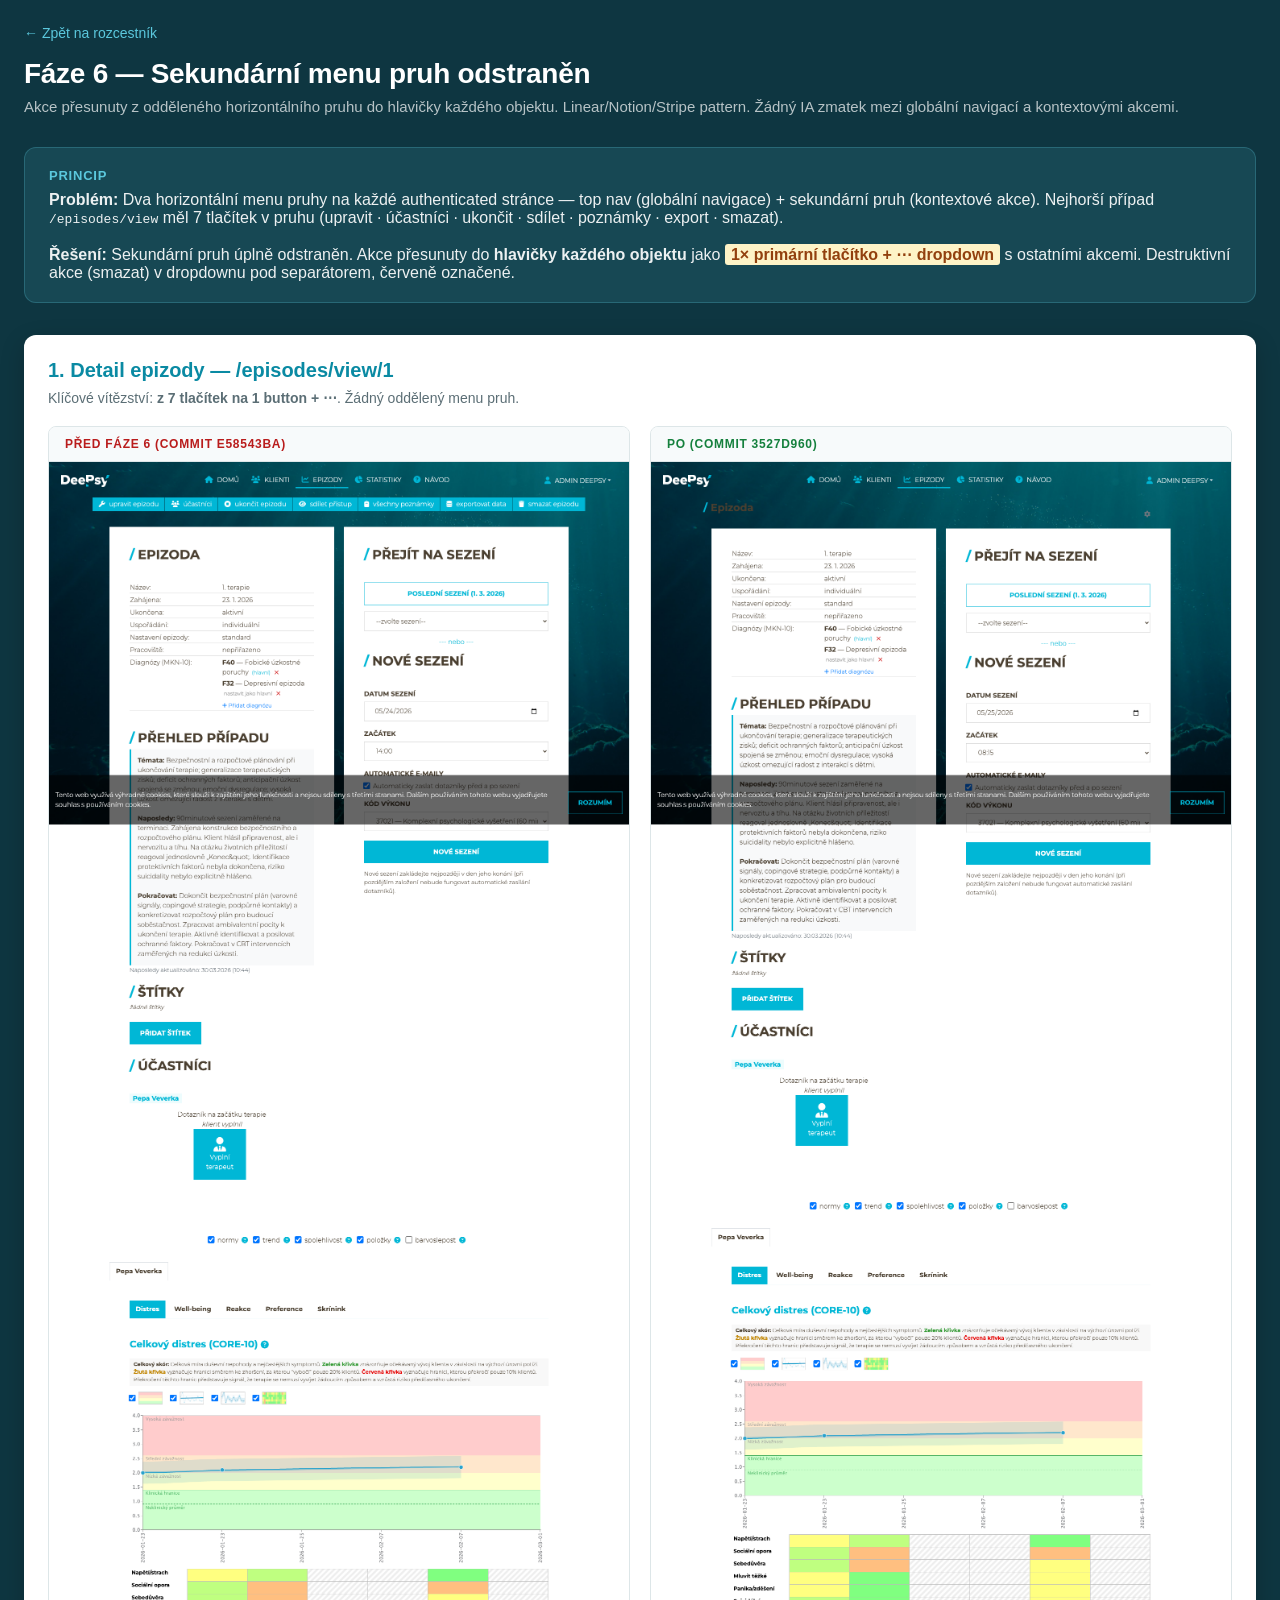
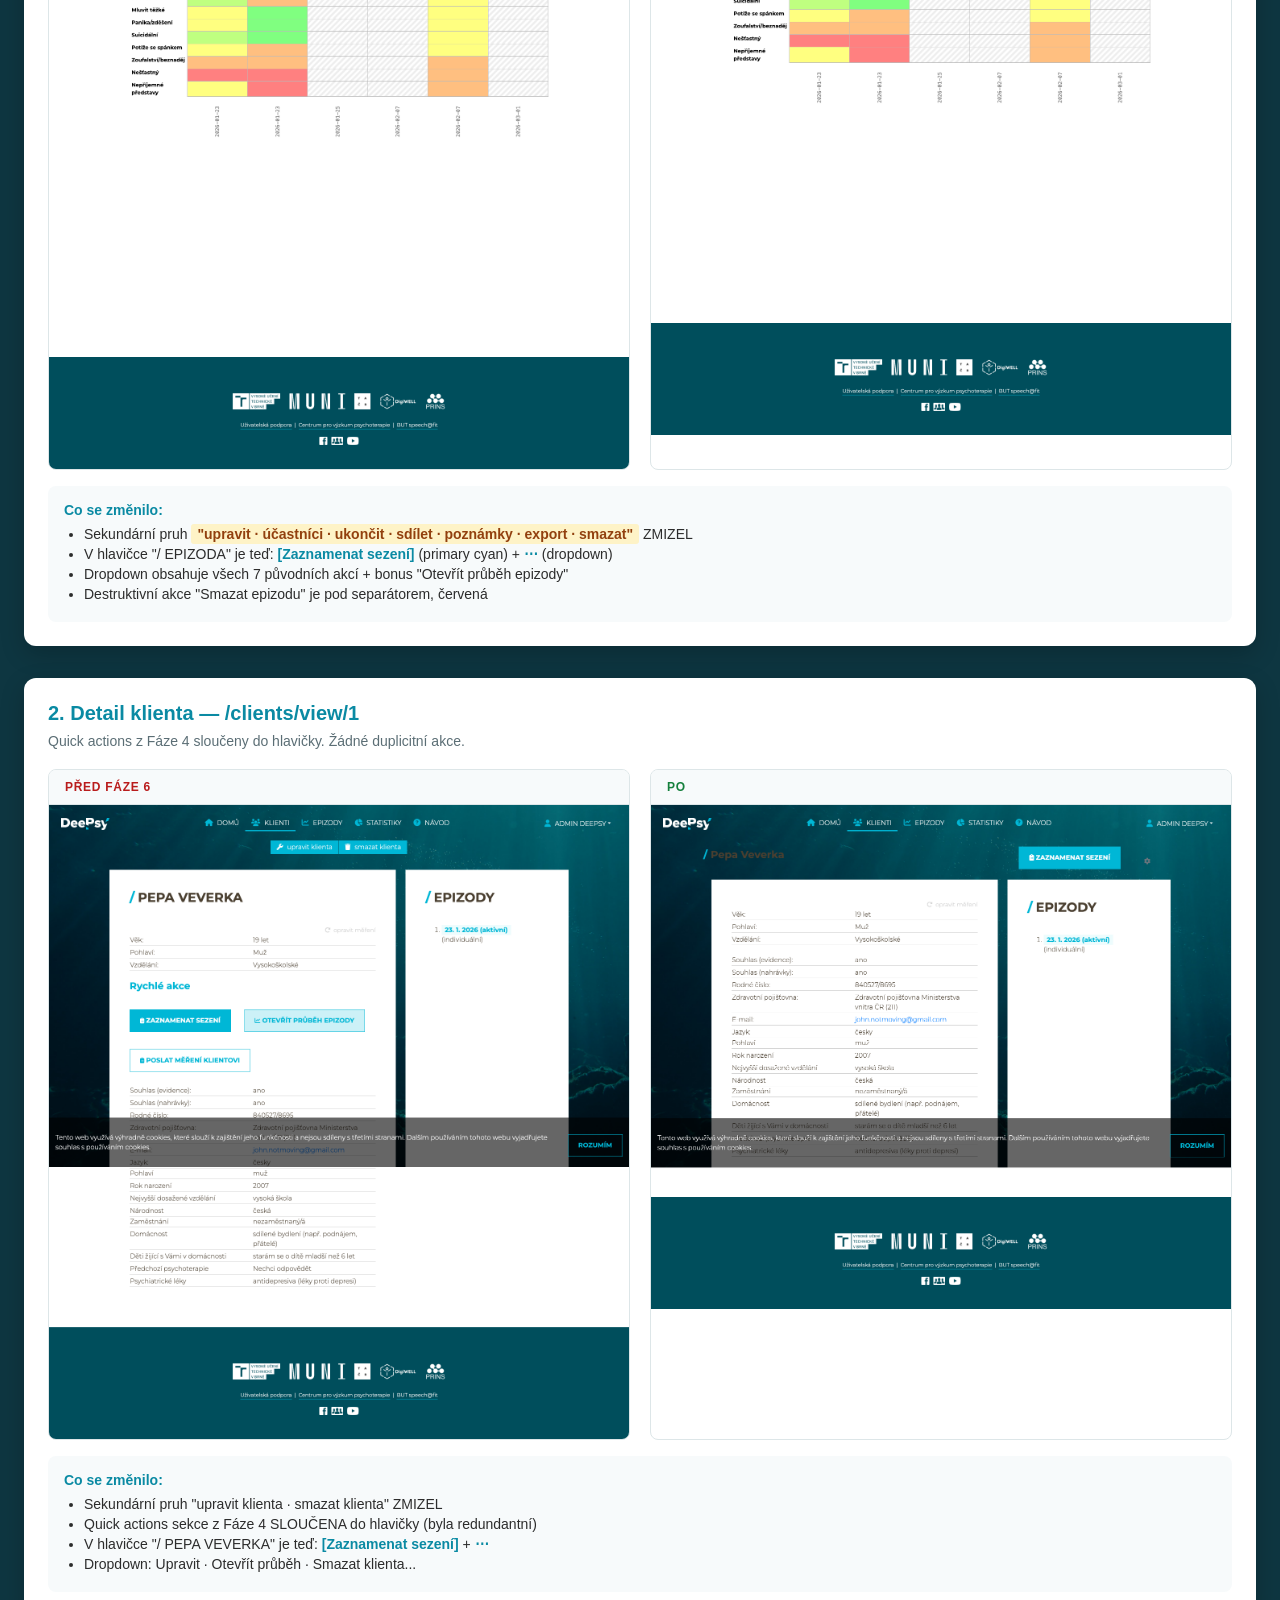
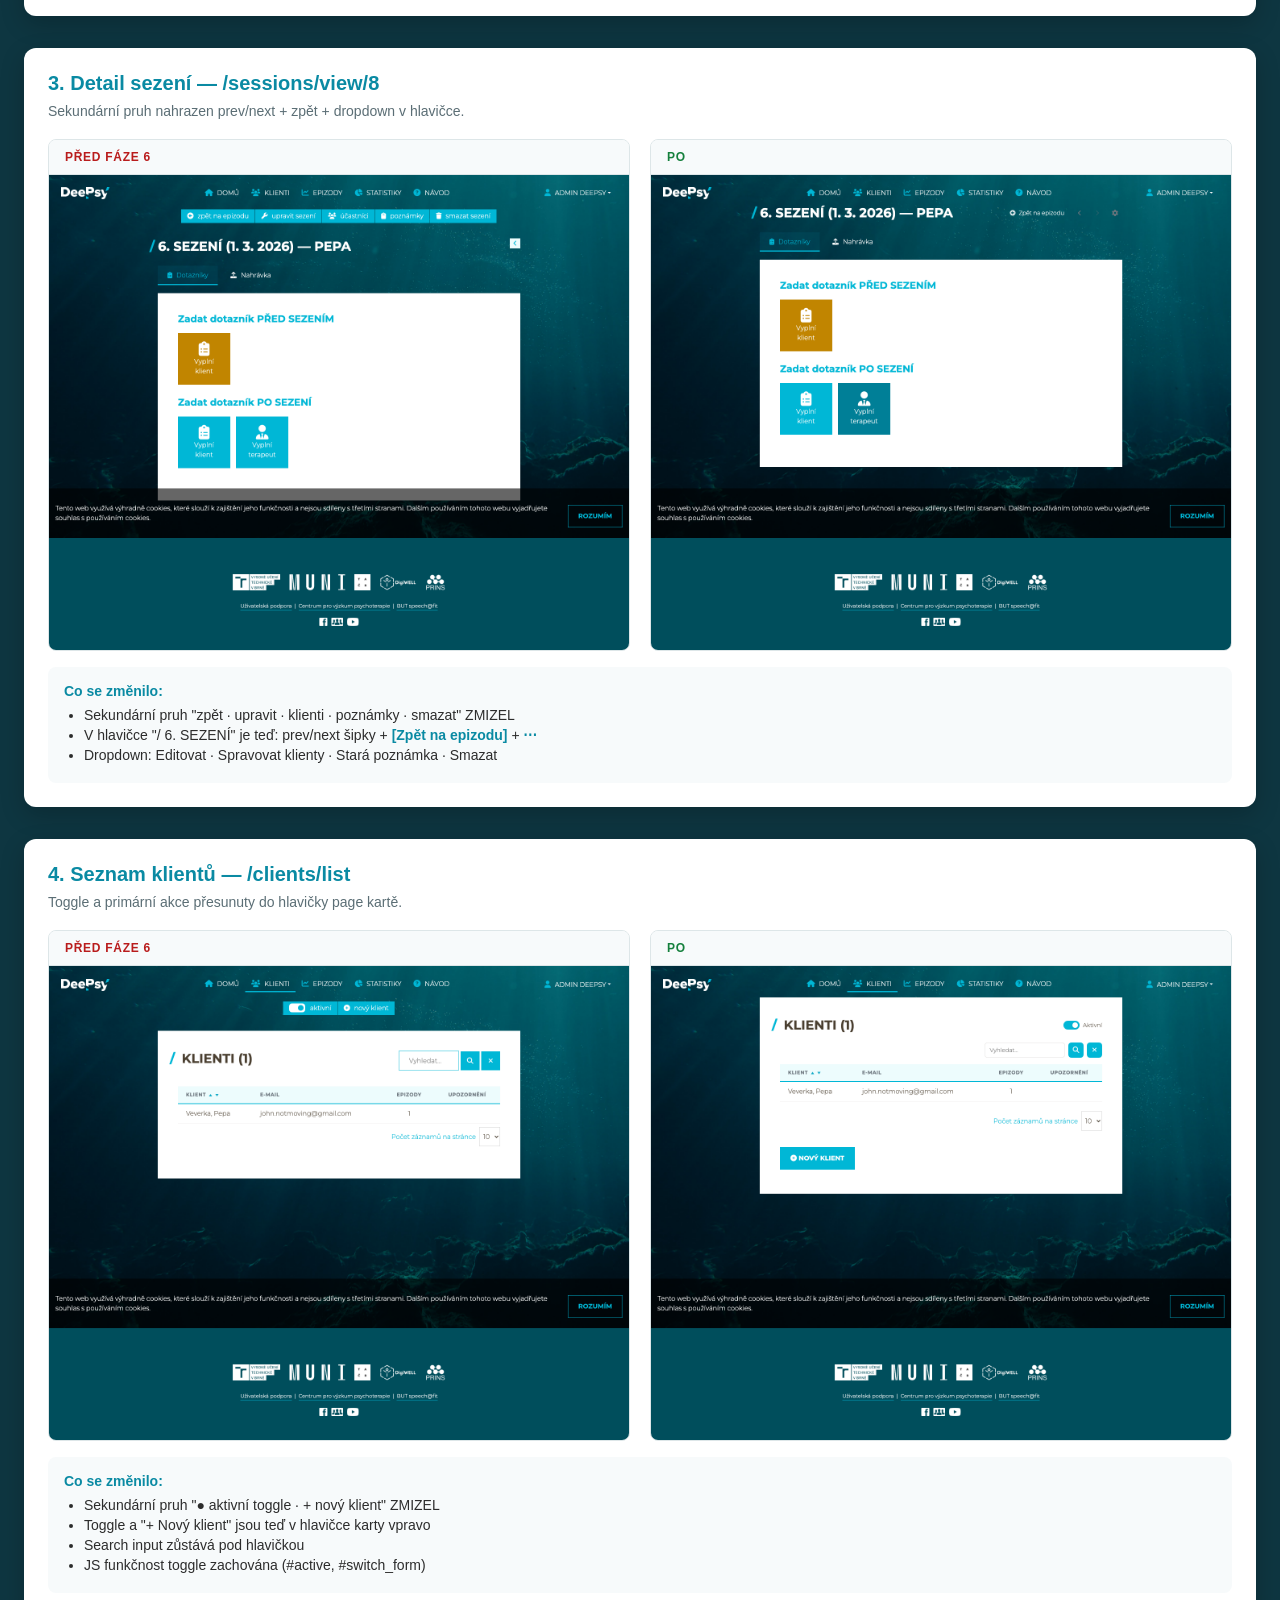
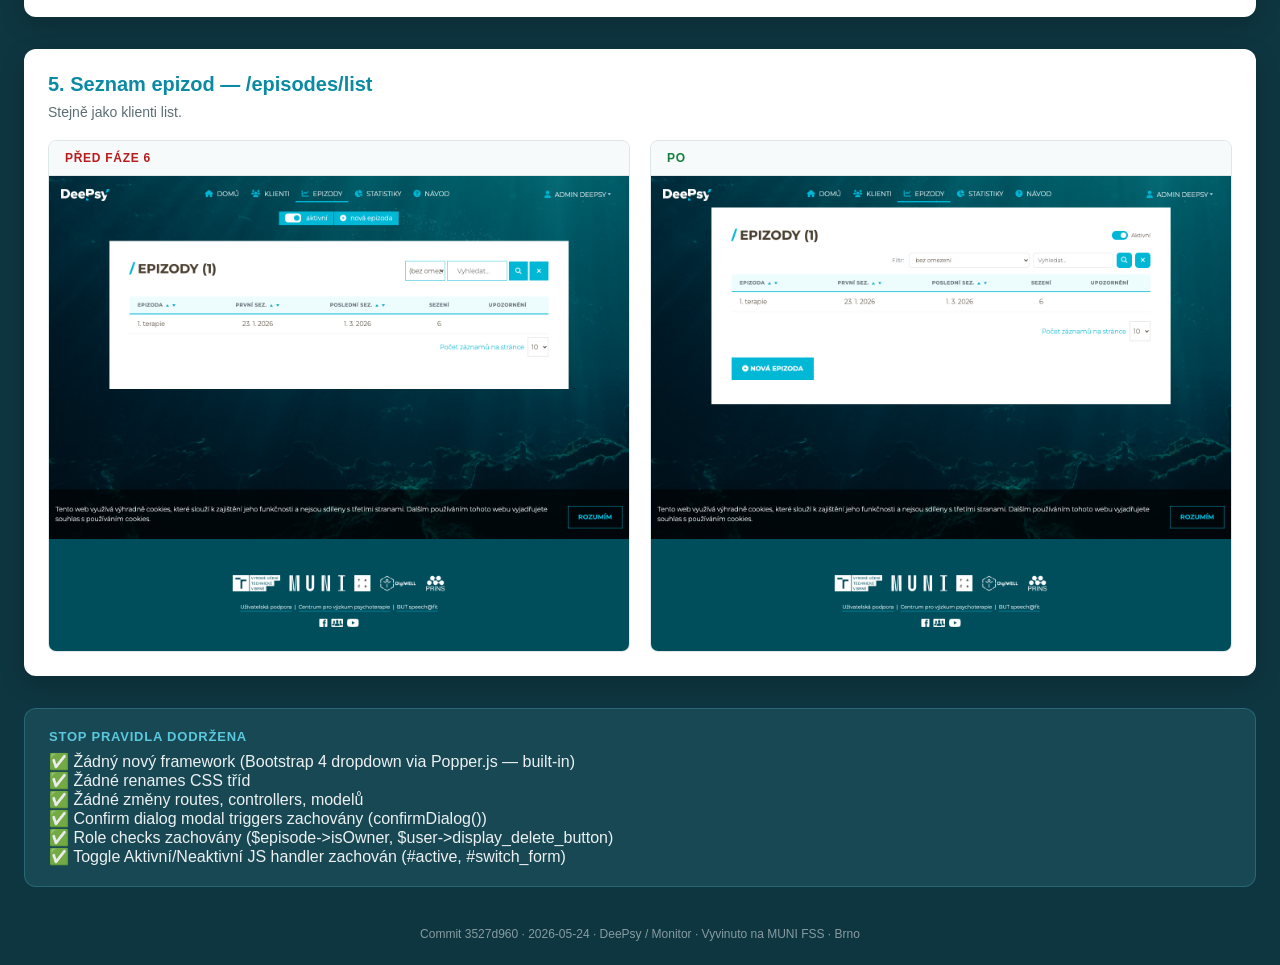
<file: phase6.html>
<!doctype html>
<html lang="cs">
<head>
<meta charset="utf-8">
<meta name="viewport" content="width=device-width, initial-scale=1">
<title>DeePsy redesign — Fáze 6: Sekundární menu pruh odstraněn</title>
<style>
* { box-sizing: border-box; margin: 0; padding: 0; }
body { font-family: -apple-system, BlinkMacSystemFont, 'Segoe UI', sans-serif; background: #0E3641; color: #fff; padding: 24px; }
h1 { font-size: 28px; margin-bottom: 8px; letter-spacing: -0.01em; }
.subtitle { color: rgba(255,255,255,0.7); margin-bottom: 32px; font-size: 15px; }
.back { color: #5BC8DD; text-decoration: none; font-size: 14px; }
.back:hover { text-decoration: underline; }
.compare {
	background: #fff;
	color: #2C2C2C;
	border-radius: 12px;
	padding: 24px;
	margin-bottom: 32px;
	box-shadow: 0 8px 24px rgba(0,0,0,0.2);
}
.compare h2 { font-size: 20px; margin-bottom: 8px; color: #0A8AA3; }
.compare .desc { color: #5B6E75; margin-bottom: 20px; font-size: 14px; }
.cols { display: grid; grid-template-columns: 1fr 1fr; gap: 20px; }
.col { border: 1px solid #DDE6E8; border-radius: 8px; overflow: hidden; }
.col-header {
	padding: 10px 16px;
	font-size: 12px;
	text-transform: uppercase;
	letter-spacing: 0.06em;
	font-weight: 700;
	border-bottom: 1px solid #DDE6E8;
	background: #F7FAFB;
}
.col-header.before { color: #B91C1C; }
.col-header.after { color: #15803D; }
img { display: block; width: 100%; height: auto; }
.changes { background: #F7FAFB; padding: 16px; border-radius: 8px; margin-top: 16px; font-size: 14px; }
.changes strong { color: #0A8AA3; }
.changes ul { padding-left: 20px; margin-top: 8px; }
.changes li { margin-bottom: 4px; }
.principle {
	background: rgba(91, 200, 221, 0.12);
	border: 1px solid rgba(91, 200, 221, 0.25);
	border-radius: 12px;
	padding: 20px 24px;
	margin-bottom: 32px;
	color: rgba(255,255,255,0.92);
}
.principle h3 { font-size: 13px; text-transform: uppercase; letter-spacing: 0.06em; color: #5BC8DD; margin-bottom: 8px; }
.footer { text-align: center; color: rgba(255,255,255,0.5); font-size: 12px; margin-top: 40px; }
.highlight { background: #FEF3C7; padding: 2px 6px; border-radius: 3px; font-weight: 600; color: #92400E; }
</style>
</head>
<body>

<a href="index.html" class="back">← Zpět na rozcestník</a>
<h1 style="margin-top: 16px;">Fáze 6 — Sekundární menu pruh odstraněn</h1>
<p class="subtitle">Akce přesunuty z odděleného horizontálního pruhu do hlavičky každého objektu. Linear/Notion/Stripe pattern. Žádný IA zmatek mezi globální navigací a kontextovými akcemi.</p>

<div class="principle">
	<h3>Princip</h3>
	<strong>Problém:</strong> Dva horizontální menu pruhy na každé authenticated stránce — top nav (globální navigace) + sekundární pruh (kontextové akce). Nejhorší případ <code>/episodes/view</code> měl 7 tlačítek v pruhu (upravit · účastníci · ukončit · sdílet · poznámky · export · smazat).<br><br>
	<strong>Řešení:</strong> Sekundární pruh úplně odstraněn. Akce přesunuty do <strong>hlavičky každého objektu</strong> jako <span class="highlight">1× primární tlačítko + ⋯ dropdown</span> s ostatními akcemi. Destruktivní akce (smazat) v dropdownu pod separátorem, červeně označené.
</div>

<div class="compare">
	<h2>1. Detail epizody — /episodes/view/1</h2>
	<p class="desc">Klíčové vítězství: <strong>z 7 tlačítek na 1 button + ⋯</strong>. Žádný oddělený menu pruh.</p>
	<div class="cols">
		<div class="col">
			<div class="col-header before">PŘED Fáze 6 (commit e58543ba)</div>
			<img src="before-phase6/23_episodes_view.png" alt="Před">
		</div>
		<div class="col">
			<div class="col-header after">PO (commit 3527d960)</div>
			<img src="after-phase6/23_episodes_view.png" alt="Po">
		</div>
	</div>
	<div class="changes">
		<strong>Co se změnilo:</strong>
		<ul>
			<li>Sekundární pruh <span class="highlight">"upravit · účastníci · ukončit · sdílet · poznámky · export · smazat"</span> ZMIZEL</li>
			<li>V hlavičce "/ EPIZODA" je teď: <strong>[Zaznamenat sezení]</strong> (primary cyan) + <strong>⋯</strong> (dropdown)</li>
			<li>Dropdown obsahuje všech 7 původních akcí + bonus "Otevřít průběh epizody"</li>
			<li>Destruktivní akce "Smazat epizodu" je pod separátorem, červená</li>
		</ul>
	</div>
</div>

<div class="compare">
	<h2>2. Detail klienta — /clients/view/1</h2>
	<p class="desc">Quick actions z Fáze 4 sloučeny do hlavičky. Žádné duplicitní akce.</p>
	<div class="cols">
		<div class="col">
			<div class="col-header before">PŘED Fáze 6</div>
			<img src="before-phase6/13_clients_view.png" alt="Před">
		</div>
		<div class="col">
			<div class="col-header after">PO</div>
			<img src="after-phase6/13_clients_view.png" alt="Po">
		</div>
	</div>
	<div class="changes">
		<strong>Co se změnilo:</strong>
		<ul>
			<li>Sekundární pruh "upravit klienta · smazat klienta" ZMIZEL</li>
			<li>Quick actions sekce z Fáze 4 SLOUČENA do hlavičky (byla redundantní)</li>
			<li>V hlavičce "/ PEPA VEVERKA" je teď: <strong>[Zaznamenat sezení]</strong> + <strong>⋯</strong></li>
			<li>Dropdown: Upravit · Otevřít průběh · Smazat klienta...</li>
		</ul>
	</div>
</div>

<div class="compare">
	<h2>3. Detail sezení — /sessions/view/8</h2>
	<p class="desc">Sekundární pruh nahrazen prev/next + zpět + dropdown v hlavičce.</p>
	<div class="cols">
		<div class="col">
			<div class="col-header before">PŘED Fáze 6</div>
			<img src="before-phase6/31_sessions_view.png" alt="Před">
		</div>
		<div class="col">
			<div class="col-header after">PO</div>
			<img src="after-phase6/31_sessions_view.png" alt="Po">
		</div>
	</div>
	<div class="changes">
		<strong>Co se změnilo:</strong>
		<ul>
			<li>Sekundární pruh "zpět · upravit · klienti · poznámky · smazat" ZMIZEL</li>
			<li>V hlavičce "/ 6. SEZENÍ" je teď: prev/next šipky + <strong>[Zpět na epizodu]</strong> + <strong>⋯</strong></li>
			<li>Dropdown: Editovat · Spravovat klienty · Stará poznámka · Smazat</li>
		</ul>
	</div>
</div>

<div class="compare">
	<h2>4. Seznam klientů — /clients/list</h2>
	<p class="desc">Toggle a primární akce přesunuty do hlavičky page kartě.</p>
	<div class="cols">
		<div class="col">
			<div class="col-header before">PŘED Fáze 6</div>
			<img src="before-phase6/10_clients_list.png" alt="Před">
		</div>
		<div class="col">
			<div class="col-header after">PO</div>
			<img src="after-phase6/10_clients_list.png" alt="Po">
		</div>
	</div>
	<div class="changes">
		<strong>Co se změnilo:</strong>
		<ul>
			<li>Sekundární pruh "● aktivní toggle · + nový klient" ZMIZEL</li>
			<li>Toggle a "+ Nový klient" jsou teď v hlavičce karty vpravo</li>
			<li>Search input zůstává pod hlavičkou</li>
			<li>JS funkčnost toggle zachována (#active, #switch_form)</li>
		</ul>
	</div>
</div>

<div class="compare">
	<h2>5. Seznam epizod — /episodes/list</h2>
	<p class="desc">Stejně jako klienti list.</p>
	<div class="cols">
		<div class="col">
			<div class="col-header before">PŘED Fáze 6</div>
			<img src="before-phase6/20_episodes_list.png" alt="Před">
		</div>
		<div class="col">
			<div class="col-header after">PO</div>
			<img src="after-phase6/20_episodes_list.png" alt="Po">
		</div>
	</div>
</div>

<div class="principle">
	<h3>Stop pravidla dodržena</h3>
	<ul style="list-style: none; padding: 0;">
		<li>✅ Žádný nový framework (Bootstrap 4 dropdown via Popper.js — built-in)</li>
		<li>✅ Žádné renames CSS tříd</li>
		<li>✅ Žádné změny routes, controllers, modelů</li>
		<li>✅ Confirm dialog modal triggers zachovány (confirmDialog())</li>
		<li>✅ Role checks zachovány ($episode-&gt;isOwner, $user-&gt;display_delete_button)</li>
		<li>✅ Toggle Aktivní/Neaktivní JS handler zachován (#active, #switch_form)</li>
	</ul>
</div>

<div class="footer">
	Commit 3527d960 · 2026-05-24 · DeePsy / Monitor · Vyvinuto na MUNI FSS · Brno
</div>

</body>
</html>
</file>
<file: note-formats/styles.css>
@font-face {
	font-family: "Montserrat";
	src: url("assets/montserrat-variable.ttf") format("truetype");
	font-style: normal;
	font-weight: 300 700;
	font-display: swap;
}

:root {
	--deepsy-cyan: #00b7d6;
	--deepsy-cyan-dark: #007f97;
	--deepsy-deep: #004e5c;
	--deepsy-ink: #4a3f30;
	--deepsy-muted: #66777c;
	--deepsy-line: #dbe5e7;
	--deepsy-soft: #f0fafb;
	--deepsy-dark-panel: rgba(0, 44, 53, 0.82);
	--deepsy-white: #fff;
	--content-width: 960px;
}

* {
	box-sizing: border-box;
}

html {
	min-width: 320px;
	scroll-behavior: smooth;
}

body {
	margin: 0;
	min-height: 100vh;
	background: #003b47;
	color: var(--deepsy-ink);
	font-family: "Montserrat", "Segoe UI", sans-serif;
	font-size: 15px;
	font-weight: 300;
	line-height: 1.65;
}

.page-background {
	position: fixed;
	inset: 0;
	z-index: -2;
	background: #003b47 url("assets/bg-authenticated.jpg") center top / cover no-repeat;
}

.page-background::after {
	content: "";
	position: absolute;
	inset: 0;
	background: linear-gradient(180deg, rgba(0, 44, 53, 0.08), rgba(0, 44, 53, 0.38));
}

.shell {
	width: min(calc(100% - 40px), var(--content-width));
	margin-inline: auto;
}

.topbar {
	background: rgba(0, 44, 53, 0.74);
	border-bottom: 1px solid rgba(255, 255, 255, 0.1);
	backdrop-filter: blur(8px);
}

.topbar__inner {
	min-height: 72px;
	display: flex;
	align-items: center;
	justify-content: space-between;
	gap: 16px;
}

.brand-logo {
	display: block;
	width: 144px;
	height: auto;
	image-rendering: auto;
}

.prototype-badge {
	padding: 7px 11px;
	border: 1px solid rgba(255, 255, 255, 0.34);
	border-radius: 999px;
	color: #fff;
	font-size: 12px;
	font-weight: 600;
	letter-spacing: 0.04em;
	text-transform: uppercase;
}

.intro {
	padding: 52px 0 24px;
	color: #fff;
}

.eyebrow {
	margin: 0 0 6px;
	color: #75deef;
	font-size: 13px;
	font-weight: 700;
	letter-spacing: 0.08em;
	text-transform: uppercase;
}

.intro h1 {
	margin: 0;
	font-size: clamp(28px, 4vw, 42px);
	font-weight: 700;
	letter-spacing: -0.02em;
	line-height: 1.2;
}

.intro h1 span {
	color: #9de9f4;
	font-size: 0.62em;
	letter-spacing: 0;
}

.intro__lead {
	max-width: 760px;
	margin: 16px 0 0;
	color: rgba(255, 255, 255, 0.86);
	font-size: 16px;
}

.source-notice {
	display: grid;
	grid-template-columns: 34px 1fr;
	gap: 14px;
	margin-bottom: 28px;
	padding: 18px 20px;
	border: 1px solid rgba(117, 222, 239, 0.48);
	border-left: 4px solid var(--deepsy-cyan);
	background: var(--deepsy-dark-panel);
	color: #fff;
	box-shadow: 0 8px 24px rgba(0, 22, 27, 0.16);
}

.source-notice__icon {
	display: grid;
	width: 28px;
	height: 28px;
	place-items: center;
	border: 2px solid #75deef;
	border-radius: 50%;
	color: #75deef;
	font-weight: 700;
}

.source-notice h2 {
	margin: 0 0 5px;
	color: #75deef;
	font-size: 15px;
	font-weight: 700;
}

.source-notice p {
	margin: 0;
	font-size: 13px;
	line-height: 1.55;
}

.source-notice--footer {
	margin-top: 28px;
}

.format-tabs {
	display: flex;
	gap: 2px;
	overflow-x: auto;
	padding: 0;
	scrollbar-width: thin;
	-webkit-overflow-scrolling: touch;
}

.format-tab {
	position: relative;
	flex: 0 0 auto;
	min-height: 50px;
	padding: 12px 20px 14px;
	border: 0;
	background: rgba(0, 44, 53, 0.42);
	color: rgba(255, 255, 255, 0.86);
	font: inherit;
	font-weight: 500;
	cursor: pointer;
	transition: color 160ms ease, background 160ms ease;
}

.format-tab::after {
	content: "";
	position: absolute;
	right: 0;
	bottom: 0;
	left: 0;
	height: 3px;
	background: transparent;
}

.format-tab:hover {
	background: rgba(255, 255, 255, 0.09);
	color: #fff;
}

.format-tab.is-active {
	background: rgba(0, 183, 214, 0.12);
	color: #75deef;
}

.format-tab.is-active::after {
	background: var(--deepsy-cyan);
}

.format-tab:focus-visible,
.format-panel:focus-visible {
	outline: 3px solid #ffe08a;
	outline-offset: 2px;
}

.note-card {
	min-height: 520px;
	margin-bottom: 22px;
	padding: clamp(24px, 5vw, 48px);
	background: var(--deepsy-white);
	box-shadow: 0 16px 44px rgba(0, 22, 27, 0.25);
}

.format-panel[hidden],
.note-body[hidden] {
	display: none;
}

.format-heading {
	display: flex;
	align-items: flex-start;
	justify-content: space-between;
	gap: 24px;
	margin-bottom: 34px;
	padding-bottom: 20px;
	border-bottom: 2px solid var(--deepsy-line);
}

.format-heading__type {
	margin: 0 0 3px;
	color: var(--deepsy-cyan-dark);
	font-size: 12px;
	font-weight: 700;
	letter-spacing: 0.07em;
	text-transform: uppercase;
}

.format-heading h2 {
	margin: 0 0 6px;
	color: var(--deepsy-deep);
	font-size: 24px;
	font-weight: 700;
}

.format-heading p {
	max-width: 680px;
	margin: 0;
	color: var(--deepsy-muted);
}

.variant-switch {
	display: flex;
	flex-wrap: wrap;
	align-items: center;
	gap: 2px;
	margin: -18px 0 28px;
	padding: 4px;
	background: var(--deepsy-soft);
	border: 1px solid var(--deepsy-line);
}

.variant-switch__label {
	margin: 0 12px 0 8px;
	color: var(--deepsy-muted);
	font-size: 12px;
	font-weight: 700;
	letter-spacing: 0.07em;
	text-transform: uppercase;
}

.variant-switch button {
	padding: 8px 18px;
	border: 0;
	background: transparent;
	color: var(--deepsy-cyan-dark);
	font: inherit;
	font-weight: 600;
	cursor: pointer;
	transition: color 160ms ease, background 160ms ease;
}

.variant-switch button:hover {
	background: rgba(0, 183, 214, 0.14);
}

.variant-switch button[aria-pressed="true"] {
	background: var(--deepsy-deep);
	color: var(--deepsy-white);
}

.variant-switch button:focus-visible {
	outline: 3px solid #ffe08a;
	outline-offset: 2px;
}

.note-body {
	max-width: 790px;
}

.note-section + .note-section {
	margin-top: 34px;
}

.note-section h3 {
	margin: 0 0 16px;
	padding-bottom: 6px;
	border-bottom: 1px solid var(--deepsy-line);
	color: var(--deepsy-deep);
	font-size: 17px;
	font-weight: 700;
	letter-spacing: 0.03em;
	text-transform: uppercase;
}

.note-section h4 {
	margin: 18px 0 6px;
	color: var(--deepsy-ink);
	font-size: 15px;
	font-weight: 700;
}

.note-section p,
.note-section ul,
.note-body--narrative p {
	margin: 0 0 12px;
}

.note-section ul {
	padding-left: 22px;
}

.note-section li {
	padding-left: 4px;
	margin-bottom: 5px;
}

.note-section li::marker {
	color: var(--deepsy-cyan-dark);
}

/* Hypotéza má tři části a čtou se každá jinak, proto každá na svůj řádek.
   V jednom odstavci se popisky ztratily a odrážka vypadala jako zeď textu. */
.hypothesis-line {
	display: block;
}

.hypothesis-line + .hypothesis-line {
	margin-top: 3px;
}

.note-section li .hypothesis-line--approach {
	color: var(--deepsy-deep);
	font-weight: 700;
	letter-spacing: .02em;
}

.dekurz-meta {
	display: grid;
	grid-template-columns: repeat(2, minmax(0, 1fr));
	gap: 10px 28px;
	max-width: 790px;
	margin: 0 0 28px;
	padding: 16px 18px;
	border: 1px solid var(--deepsy-cyan);
	background: var(--deepsy-soft);
}

.dekurz-meta div {
	display: grid;
	grid-template-columns: 104px 1fr;
	gap: 8px;
}

.dekurz-meta dt {
	font-weight: 700;
}

.dekurz-meta dd {
	margin: 0;
}

.dekurz-privacy {
	max-width: 790px;
	margin: -16px 0 28px;
	color: var(--deepsy-muted);
	font-size: 12px;
}

.note-body--narrative {
	font-size: 15px;
	line-height: 1.78;
}

/* Doporučení založená na důkazech vypadají jako každá jiná sekce zápisu:
   bez rámečku, bez sbalení, stejný nadpis i písmo (pravidla .note-section).
   V rozhovorech s terapeuty nic vizuálně nezvýrazňujeme ani neschováváme,
   co je důležité, mají určit oni. U DAP a SIRP jen tři odrážky. */
.evidence {
	max-width: 790px;
	margin-top: 34px;
}

.evidence[hidden] {
	display: none;
}

.evidence--brief li strong {
	font-weight: 700;
}

/* Nadpis tématu nese i štítek síly dokladů, proto flex; okraje a písmo
   přebírá z .note-section h4. */
.evidence h4 {
	position: relative;
	display: flex;
	flex-wrap: wrap;
	align-items: baseline;
	gap: 6px 12px;
}

/* Štítek síly dokladů; po najetí myší nebo po klepnutí ukáže celou stupnici.
   Stupnice se ukotví k nadpisu tématu, ne ke štítku, aby na úzké obrazovce
   nevyjela mimo blok, když štítek stojí na konci řádku. */
.evidence__level {
	padding: 1px 8px;
	border: 1px solid currentColor;
	font-size: 11px;
	font-weight: 700;
	letter-spacing: 0.04em;
	text-transform: uppercase;
	white-space: nowrap;
	cursor: help;
}

.evidence__level--strong,
.evidence__level--moderate {
	color: var(--deepsy-deep);
}

.evidence__level--emerging,
.evidence__level--limited,
.evidence__level--insufficient {
	color: var(--deepsy-muted);
}

.evidence__level:focus-visible {
	outline: 3px solid #ffe08a;
	outline-offset: 2px;
}

.evidence__scale {
	position: absolute;
	top: calc(100% + 8px);
	left: 0;
	z-index: 5;
	display: none;
	width: min(360px, 100%);
	margin: 0;
	padding: 12px 14px;
	background: var(--deepsy-deep);
	color: var(--deepsy-white);
	font-size: 12px;
	font-weight: 300;
	letter-spacing: 0;
	line-height: 1.5;
	text-transform: none;
	white-space: normal;
	box-shadow: 0 8px 24px rgba(0, 22, 27, 0.3);
}

.evidence__level:hover .evidence__scale,
.evidence__level:focus .evidence__scale {
	display: block;
}

.evidence__scale > span {
	display: block;
	margin: 0 0 4px;
}

.evidence__scale strong {
	font-weight: 700;
}

.evidence__scale [aria-current="true"] {
	color: #ffe08a;
}

.evidence__cite a {
	color: var(--deepsy-cyan-dark);
	white-space: nowrap;
}

.evidence__cite a:focus-visible {
	outline: 3px solid #ffe08a;
	outline-offset: 2px;
}

.closing-note {
	margin: 0 0 58px;
	color: rgba(255, 255, 255, 0.75);
	font-size: 12px;
	text-align: center;
}

.format-rationale {
	margin: 16px 0 4px;
	color: rgba(255, 255, 255, 0.78);
	font-size: 13px;
}

.format-rationale summary {
	display: inline-block;
	padding: 4px 0;
	color: rgba(255, 255, 255, 0.52);
	font-size: 12px;
	letter-spacing: 0.05em;
	cursor: pointer;
	transition: color 160ms ease;
}

.format-rationale summary:hover {
	color: rgba(255, 255, 255, 0.9);
}

.format-rationale summary:focus-visible {
	outline: 3px solid #ffe08a;
	outline-offset: 2px;
}

.format-rationale > div {
	margin-top: 10px;
	padding: 18px 20px;
	border-left: 3px solid var(--deepsy-cyan);
	background: var(--deepsy-dark-panel);
	line-height: 1.62;
}

.format-rationale p,
.format-rationale ul {
	margin: 0 0 12px;
}

.format-rationale ul {
	padding-left: 20px;
}

.format-rationale li {
	margin-bottom: 8px;
}

.format-rationale strong {
	color: #75deef;
	font-weight: 600;
}

.format-rationale > div > :last-child,
.format-rationale li:last-child {
	margin-bottom: 0;
}

.site-footer {
	padding: 28px 0;
	background: rgba(0, 44, 53, 0.88);
	color: rgba(255, 255, 255, 0.68);
	font-size: 12px;
	text-align: center;
}

@media (max-width: 680px) {
	.shell {
		width: min(calc(100% - 24px), var(--content-width));
	}

	.topbar__inner {
		min-height: 62px;
	}

	.brand-logo {
		width: 120px;
	}

	.prototype-badge {
		font-size: 10px;
	}

	.intro {
		padding-top: 34px;
	}

	.source-notice {
		grid-template-columns: 1fr;
	}

	.format-tabs {
		display: grid;
		grid-template-columns: repeat(2, minmax(0, 1fr));
		overflow: visible;
	}

	.format-tab {
		width: 100%;
		padding-inline: 15px;
	}

	.note-card {
		padding: 24px 20px;
	}

	.variant-switch button {
		flex: 1 0 auto;
	}

	.format-heading {
		flex-direction: column;
		gap: 12px;
	}

	.dekurz-meta {
		grid-template-columns: 1fr;
	}
}

@media (prefers-reduced-motion: reduce) {
	html {
		scroll-behavior: auto;
	}

	.format-tab,
	.variant-switch button {
		transition: none;
	}
}
</file>
